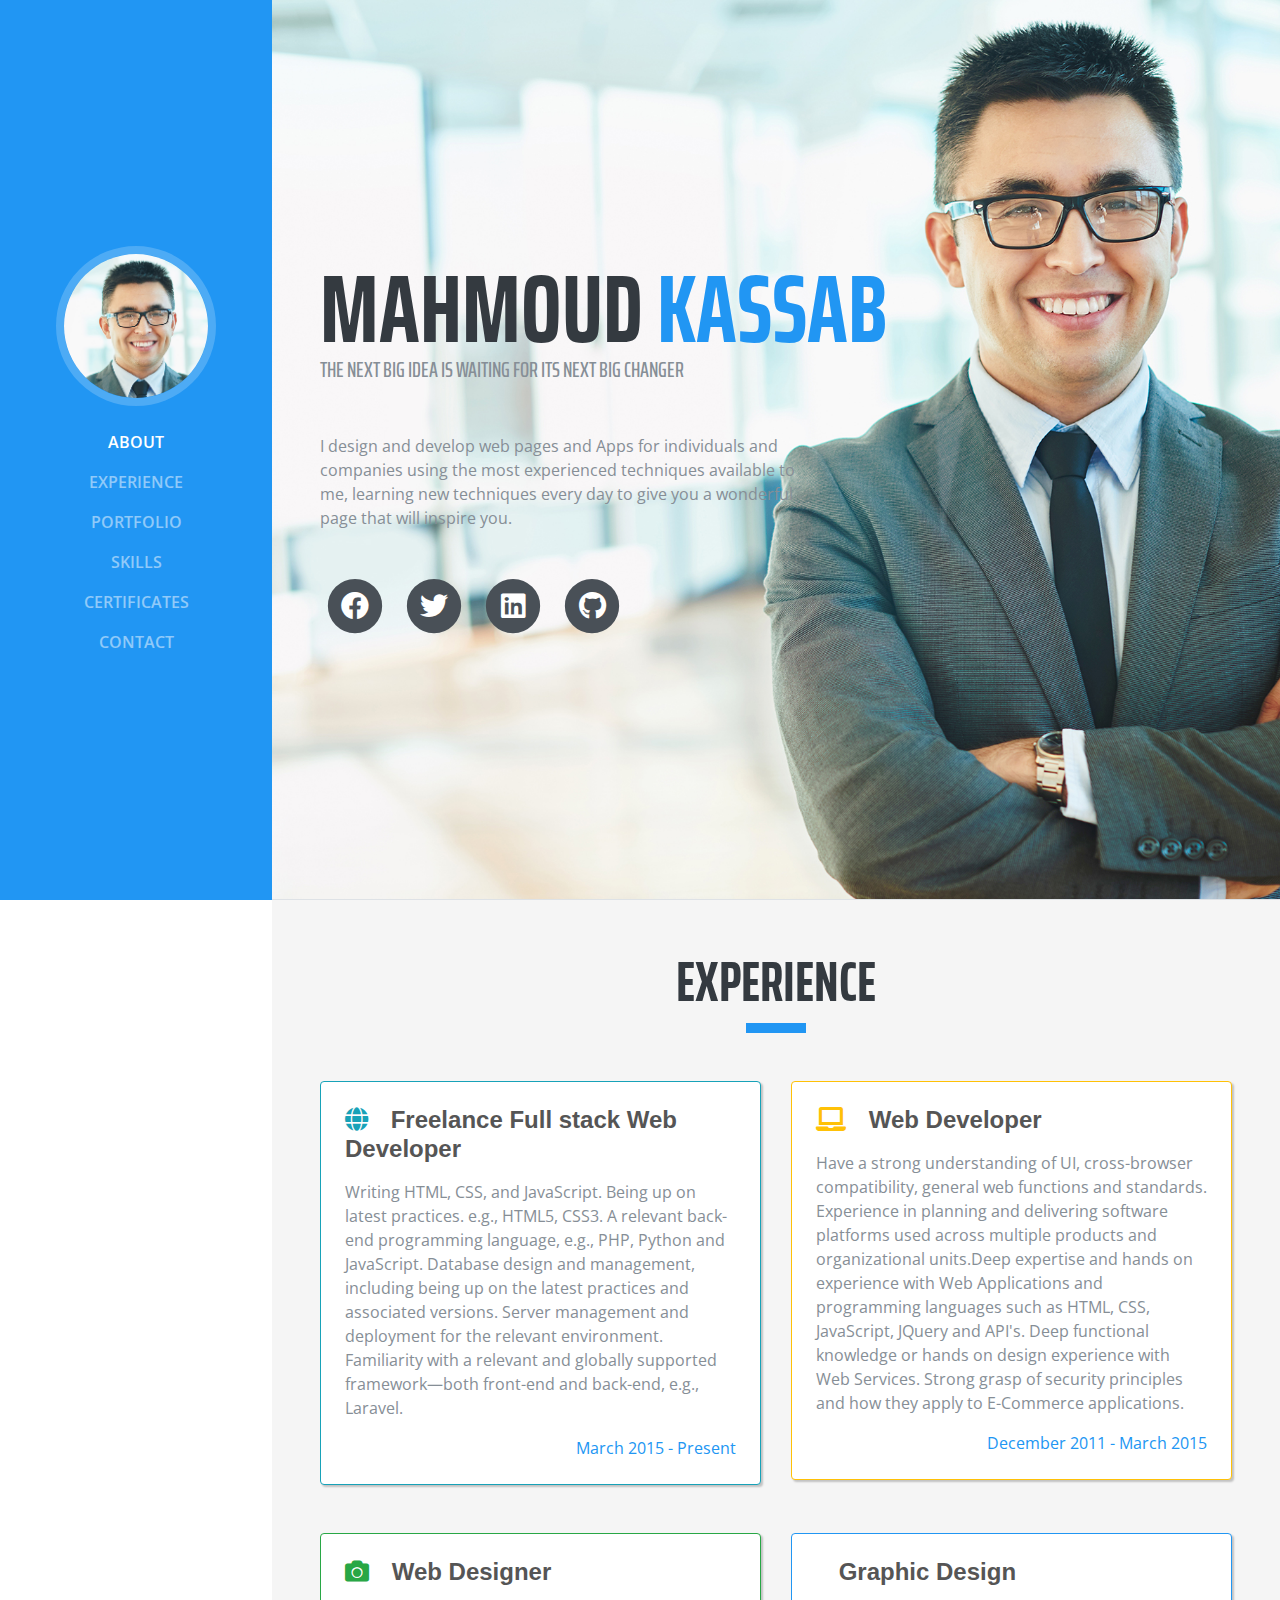
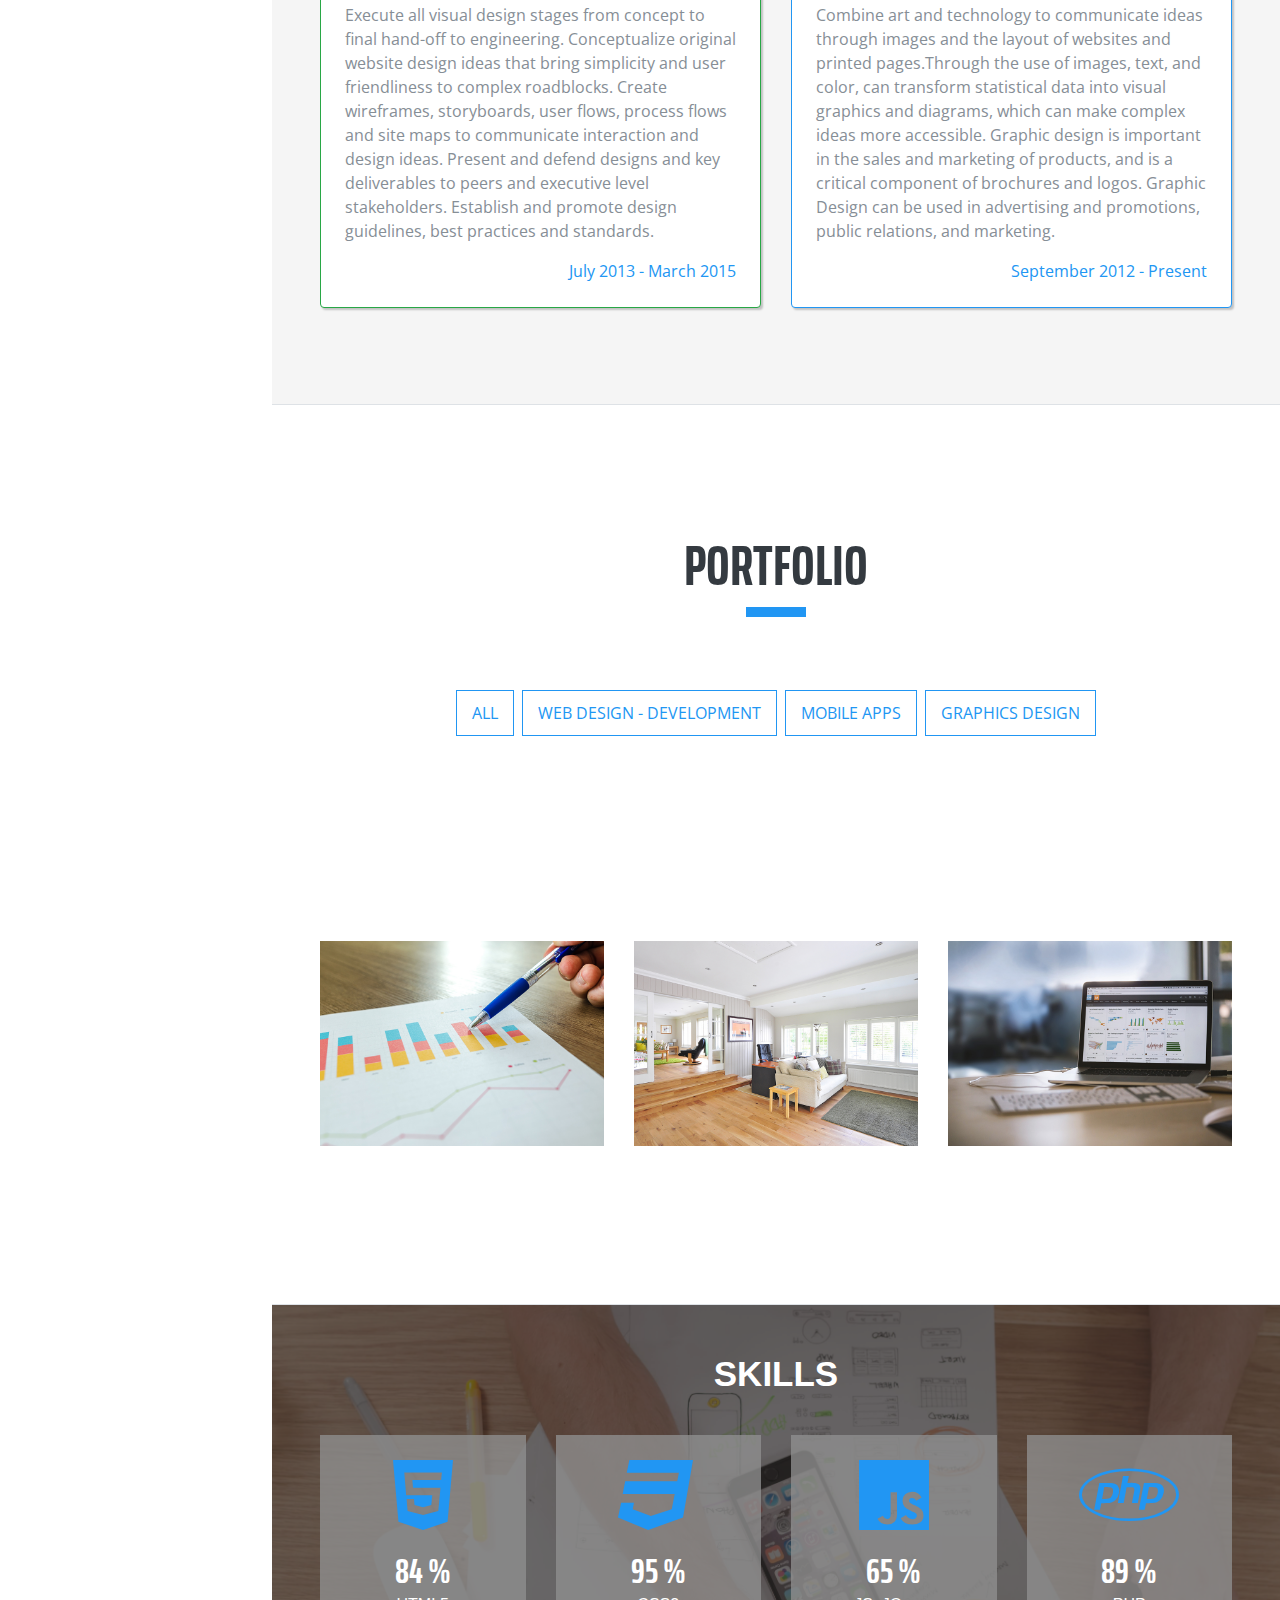
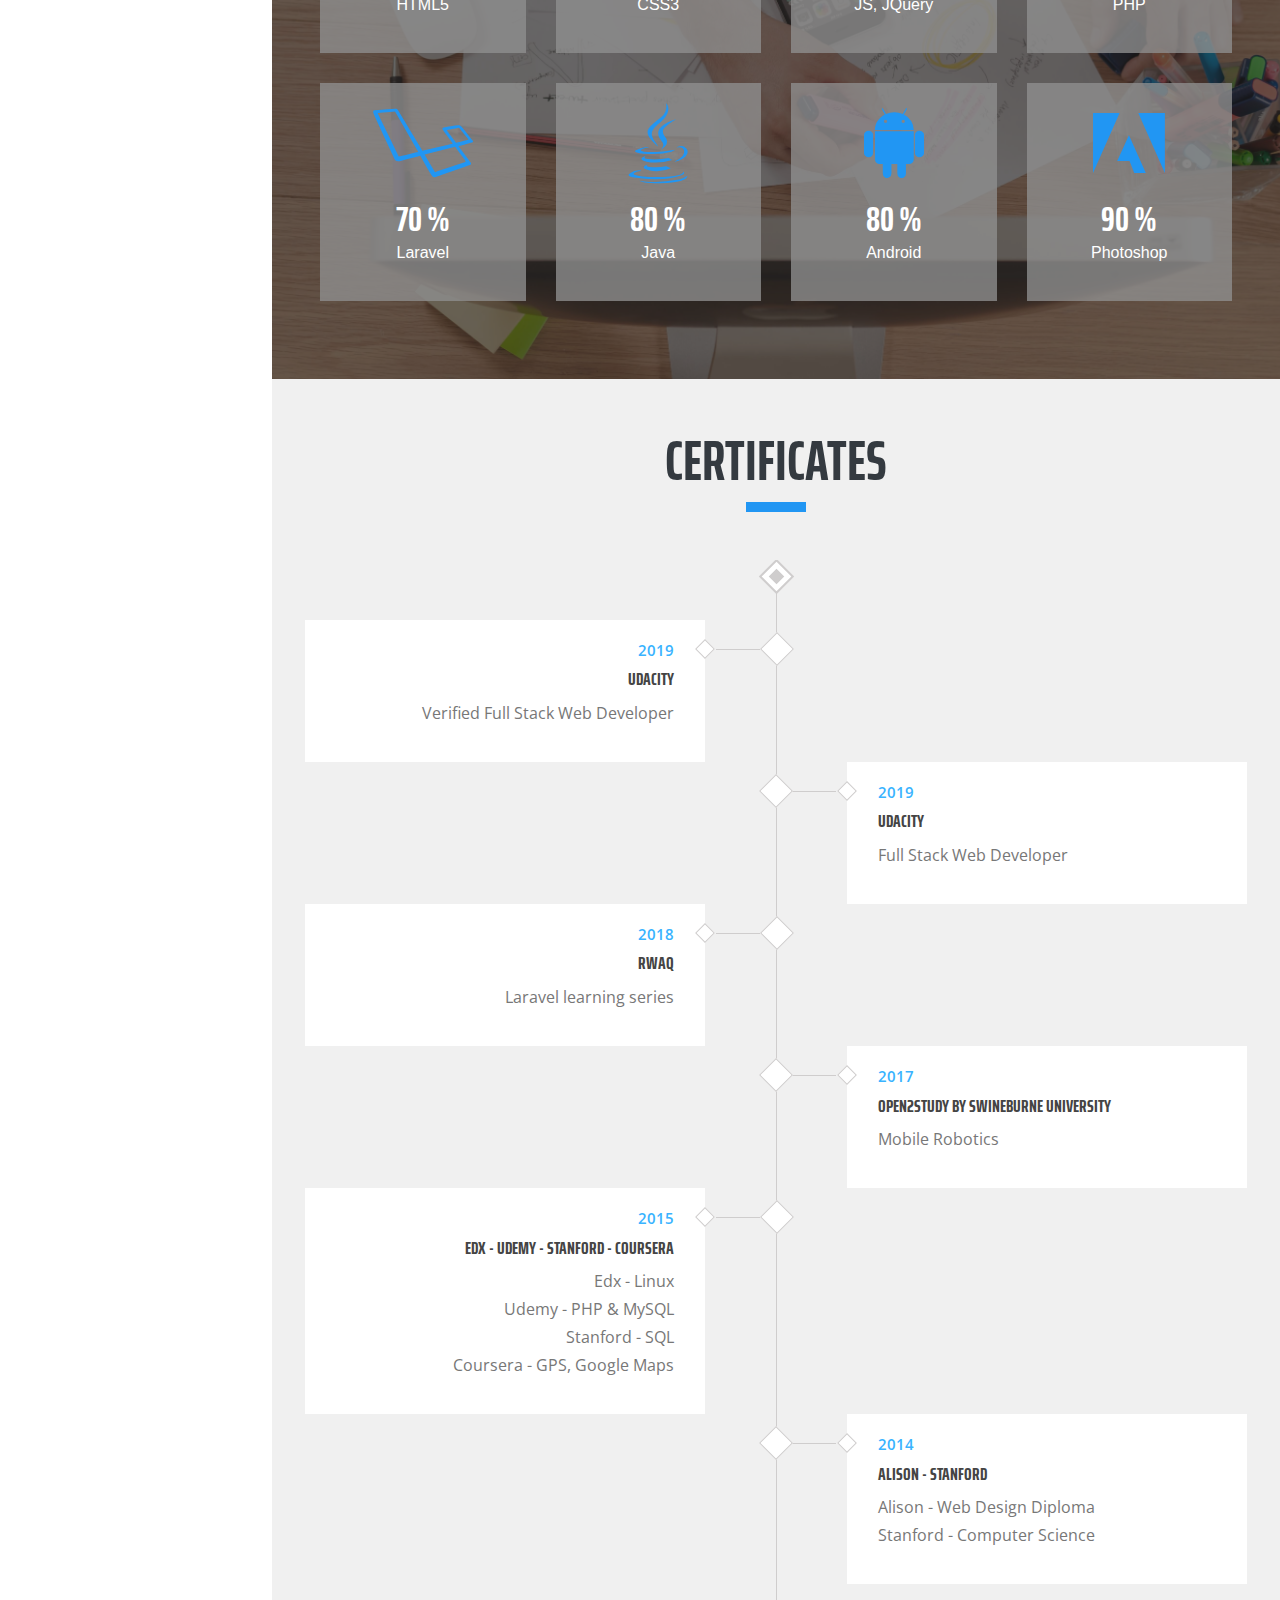
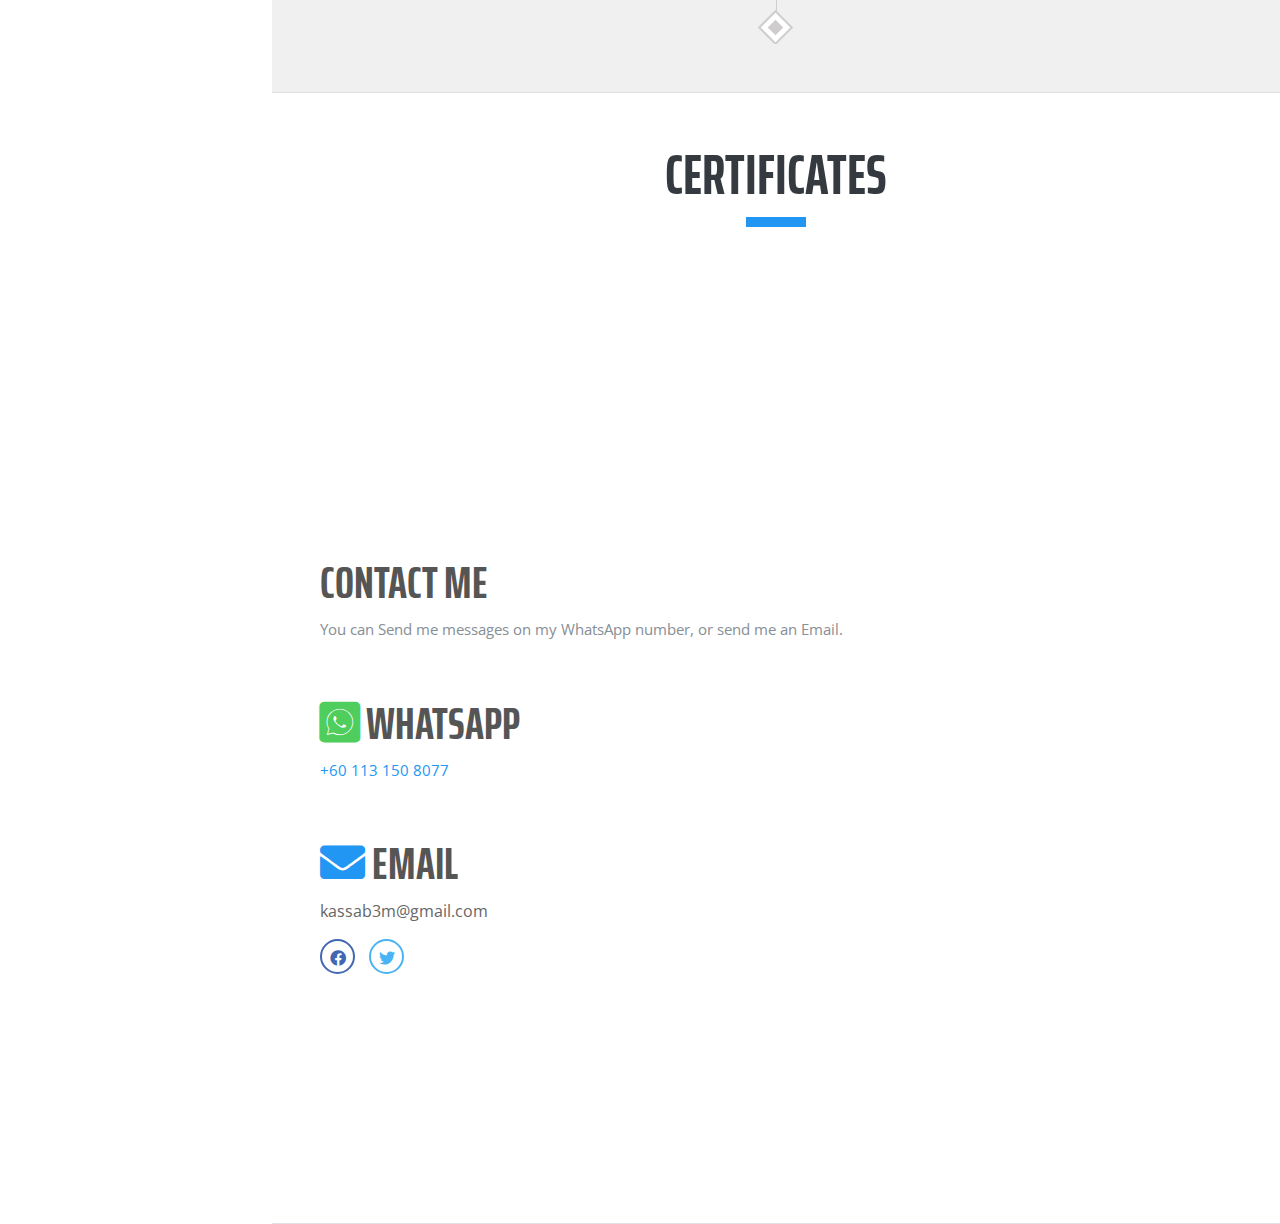
<file: index.html>
<!--
author: Boostraptheme
author URL: https://boostraptheme.com
License: Creative Commons Attribution 4.0 Unported
License URL: https://creativecommons.org/licenses/by/4.0/
-->

<!DOCTYPE html>
<html lang="en">

<head>
    <meta charset="utf-8">
    <meta name="viewport" content="width=device-width, initial-scale=1, shrink-to-fit=no">
    <meta name="description" content="">
    <meta name="author" content="">

    <link rel="shortcut icon" href="img/favicon.ico">
    <title>Mahmoud Kassab Profile</title>

    <!-- Global stylesheets -->
    <link href="css/bootstrap/bootstrap.min.css" rel="stylesheet">
    <link href="https://fonts.googleapis.com/css?family=Saira+Extra+Condensed:100,200,300,400,500,600,700,800,900" rel="stylesheet">
    <link href="https://fonts.googleapis.com/css?family=Open+Sans:300,300i,400,400i,600,600i,700,700i,800,800i" rel="stylesheet">
    <link href="fontawesome-free/css/all.min.css" rel="stylesheet">
    <link href="css/devicons/css/devicons.min.css" rel="stylesheet">
    <link href="css/simple-line-icons/css/simple-line-icons.css" rel="stylesheet">
    <link href="css/style.css" rel="stylesheet">
</head>

<body id="page-top">

    <nav class="navbar navbar-expand-lg navbar-dark bg-primary fixed-top" id="sideNav">
      <a class="navbar-brand js-scroll-trigger" href="#page-top">
        <span class="d-block d-lg-none  mx-0 px-0"><img src="img/logo-white.png" alt="" class="img-fluid"></span>
        <span class="d-none d-lg-block">
          <img class="img-fluid img-profile rounded-circle mx-auto mb-2" src="img/profile.jpg" alt="">
        </span>
      </a>
        <button class="navbar-toggler" type="button" data-toggle="collapse" data-target="#navbarSupportedContent" aria-controls="navbarSupportedContent" aria-expanded="false" aria-label="Toggle navigation">
            <span class="navbar-toggler-icon"></span>
        </button>
        <div class="collapse navbar-collapse" id="navbarSupportedContent">
            <ul class="navbar-nav">
                <li class="nav-item">
                    <a class="nav-link js-scroll-trigger" href="#about">About</a>
                </li>
                <li class="nav-item">
                    <a class="nav-link js-scroll-trigger" href="#experience">Experience</a>
                </li>
                <li class="nav-item">
                    <a class="nav-link js-scroll-trigger" href="#portfolio">Portfolio</a>
                </li>
                <li class="nav-item">
                    <a class="nav-link js-scroll-trigger" href="#skills">Skills</a>
                </li>
                <li class="nav-item">
                    <a class="nav-link js-scroll-trigger" href="#awards">Certificates</a>
                </li>
                <li class="nav-item">
                    <a class="nav-link js-scroll-trigger" href="#contact">Contact</a>
                </li>
            </ul>
        </div>
    </nav>

    <div class="container-fluid p-0">

    <!--====================================================
                        ABOUT
    ======================================================-->
      <section class="resume-section p-3 p-lg-5 d-flex d-column" id="about">
          <div class="my-auto" >
              <!-- <img src="img/logo-s.png" class="img-fluid mb-3" alt=""> -->
              <h1 class="mb-0">Mahmoud
                <span class="text-primary">Kassab</span>
              </h1>
              <div class="subheading mb-5">THE NEXT BIG IDEA IS WAITING FOR ITS NEXT BIG CHANGER
              </div>
              <p class="mb-5" style="max-width: 500px;" >
                I design and develop web pages and Apps for individuals and companies using the most experienced techniques available to me, learning new techniques every day to give you a wonderful page that will inspire you.</p>
              <ul class="list-inline list-social-icons mb-0">
                  <li class="list-inline-item">
                      <a href="#">
                  <span class="fa-stack fa-lg">
                    <i class="fa fa-circle fa-stack-2x"></i>
                    <i class="fab fa-facebook fa-stack-1x fa-inverse"></i>
                  </span>
                </a>
                  </li>
                  <li class="list-inline-item">
                      <a href="#">
                  <span class="fa-stack fa-lg">
                    <i class="fa fa-circle fa-stack-2x"></i>
                    <i class="fab fa-twitter fa-stack-1x fa-inverse"></i>
                  </span>
                </a>
                  </li>
                  <li class="list-inline-item">
                      <a href="#">
                  <span class="fa-stack fa-lg">
                    <i class="fa fa-circle fa-stack-2x"></i>
                    <i class="fab fa-linkedin fa-stack-1x fa-inverse"></i>
                  </span>
                </a>
                  </li>
                  <li class="list-inline-item">
                      <a href="#">
                  <span class="fa-stack fa-lg">
                    <i class="fa fa-circle fa-stack-2x"></i>
                    <i class="fab fa-github fa-stack-1x fa-inverse"></i>
                  </span>
                </a>
                  </li>
              </ul>
          </div>
      </section>

    <!--====================================================
                        EXPERIENCE
    ======================================================-->
      <section class="resume-section p-3 p-lg-5 " id="experience">
          <div class="row my-auto">
              <div class="col-12">
                <h2 class="  text-center">Experience</h2>
                <div class="mb-5 heading-border"></div>
              </div>
              <div class="resume-item col-md-6 col-sm-12 " >
                <div class="card mx-0 p-4 mb-5" style="border-color: #17a2b8; box-shadow: 2px 2px 2px rgba(0, 0, 0, 0.21);">
                  <div class=" resume-content mr-auto">
                      <h4 class="mb-3"><i class="fa fa-globe mr-3 text-info"></i> Freelance Full stack Web Developer</h4>
                      <p> Writing HTML, CSS, and JavaScript. Being up on latest practices. e.g., HTML5, CSS3. A relevant back-end programming language, e.g., PHP, Python and JavaScript. Database design and management, including being up on the latest practices and associated versions. Server management and deployment for the relevant environment. Familiarity with a relevant and globally supported framework—both front-end and back-end, e.g., Laravel.</p>
                  </div>
                  <div class="resume-date text-md-right">
                      <span class="text-primary">March 2015 - Present</span>
                  </div>
                </div>
              </div>
              <div class="resume-item col-md-6 col-sm-12">
                <div class="card mx-0 p-4 mb-5" style="border-color: #ffc107; box-shadow: 2px 2px 2px rgba(0, 0, 0, 0.21);">
                  <div class="resume-content mr-auto">
                      <h4 class="mb-3"><i class="fa fa-laptop mr-3 text-warning"></i>  Web Developer</h4>
                      <p>Have a strong understanding of UI, cross-browser compatibility, general web functions and standards. Experience in planning and delivering software platforms used across multiple products and organizational units.Deep expertise and hands on experience with Web Applications and programming languages such as HTML, CSS, JavaScript, JQuery and API's. Deep functional knowledge or hands on design experience with Web Services. Strong grasp of security principles and how they apply to E-Commerce applications.</p>
                  </div>
                  <div class="resume-date text-md-right">
                      <span class="text-primary">December 2011 - March 2015</span>
                  </div>
                </div>
              </div>
              <div class="resume-item col-md-6 col-sm-12">
                <div class="card mx-0 p-4 mb-5" style="border-color: #28a745; box-shadow: 2px 2px 2px rgba(0, 0, 0, 0.21);">
                  <div class="resume-content mr-auto">
                      <h4 class="mb-3"><i class="fa fa-camera mr-3 text-success"></i> Web Designer</h4>
                      <p>Execute all visual design stages from concept to final hand-off to engineering. Conceptualize original website design ideas that bring simplicity and user friendliness to complex roadblocks. Create wireframes, storyboards, user flows, process flows and site maps to communicate interaction and design ideas. Present and defend designs and key deliverables to peers and executive level stakeholders. Establish and promote design guidelines, best practices and standards.</p>
                  </div>
                  <div class="resume-date text-md-right">
                      <span class="text-primary">July 2013 - March 2015</span>
                  </div>
                </div>
              </div>
              <div class="resume-item col-md-6 col-sm-12">
                <div class="card mx-0 p-4 mb-5" style="border-color: #2196f3; box-shadow: 2px 2px 2px rgba(0, 0, 0, 0.21);">
                  <div class="resume-content mr-auto">
                      <h4 class="mb-3"><i class="fa fa-area-chart mr-3 text-primary"></i> Graphic Design </h4>
                      <p>Combine art and technology to communicate ideas through images and the layout of websites and printed pages.Through the use of images, text, and color, can transform statistical data into visual graphics and diagrams, which can make complex ideas more accessible. Graphic design is important in the sales and marketing of products, and is a critical component of brochures and logos. Graphic Design can be used in advertising and promotions, public relations, and marketing.</p>
                  </div>
                  <div class="resume-date text-md-right">
                      <span class="text-primary">September 2012 - Present</span>
                  </div>
                </div>
              </div>
          </div>
      </section>

    <!--====================================================
                        PORTFOLIO
    ======================================================-->
      <section class="resume-section p-3 p-lg-5 d-flex flex-column" id="portfolio">
          <div class="row my-auto">
              <div class="col-12">
                <h2 class="  text-center">Portfolio</h2>
                <div class="mb-5 heading-border"></div>
              </div>
              <div class="col-md-12">
                <div class="port-head-cont">
                  <button class="btn btn-general btn-green filter-b" data-filter="all">All</button>
                  <button class="btn btn-general btn-green filter-b" data-filter="web">Web Design - development</button>
                  <button class="btn btn-general btn-green filter-b" data-filter="mobile">Mobile Apps</button>
                  <button class="btn btn-general btn-green filter-b" data-filter="graphic">Graphics Design</button>
                </div>
              </div>
          </div>
          <div class="row my-auto">

            <div class="col-sm-4 portfolio-item filter web">
                  <a class="portfolio-link" href="#portfolioModal4" data-toggle="modal">
                      <div class="caption-port">
                          <div class="caption-port-content">
                              <i class="fa fa-search-plus fa-3x"></i>
                          </div>
                      </div>
                      <img class="img-fluid" src="img/portfolio/p-4.jpg" alt="">
                  </a>
              </div>

              <div class="col-sm-4 portfolio-item filter mobile">
                  <a class="portfolio-link" href="#portfolioModal5" data-toggle="modal">
                      <div class="caption-port">
                          <div class="caption-port-content">
                              <i class="fa fa-search-plus fa-3x"></i>
                          </div>
                      </div>
                      <img class="img-fluid" src="img/portfolio/p-5.jpg" alt="">
                  </a>
              </div>

              <div class="col-sm-4 portfolio-item filter graphic">
                  <a class="portfolio-link" href="#portfolioModal6" data-toggle="modal">
                      <div class="caption-port">
                          <div class="caption-port-content">
                              <i class="fa fa-search-plus fa-3x"></i>
                          </div>
                      </div>
                      <img class="img-fluid" src="img/portfolio/p-6.jpg" alt="">
                  </a>
              </div>

              <!--  -->
          </div>
      </section>

    <!--====================================================
                        SKILLS
    ======================================================-->
      <section class=" d-flex flex-column" id="skills">
         <div class="p-lg-5 p-3 skill-cover">
          <h3 class="text-center text-white">Skills</h3>
          <div class="row text-center my-auto ">
              <div class="col-md-3 col-sm-6">
                  <div class="skill-item">
                      <i class="fab fa-html5 fa-5x"></i>
                      <h2><span class="counter"> 84 </span><span>%</span></h2>
                      <p>HTML5</p>
                  </div>
              </div>
              <div class="col-md-3 col-sm-6">
                  <div class="skill-item">
                      <i class="fab fa-css3 fa-5x"></i>
                      <h2><span class="counter"> 95 </span><span>%</span></h2>
                      <p>CSS3</p>
                  </div>
              </div>
              <div class="col-md-3 col-sm-6">
                  <div class="skill-item">
                      <i class="fab fa-js fa-5x"></i>
                      <h2><span class="counter"> 65 </span><span>%</span></h2>
                      <p>JS, JQuery</p>
                  </div>
              </div>
              <div class="col-md-3 col-sm-6">
                  <div class="skill-item">
                      <i class="fab fa-php fa-5x"></i>
                      <h2><span class="counter"> 89 </span><span>%</span></h2>
                      <p>PHP</p>
                  </div>
              </div>

              <div class="col-md-3 col-sm-6">
                  <div class="skill-item">
                      <i class="fab fa-laravel fa-5x"></i>
                      <h2><span class="counter"> 70 </span><span>%</span></h2>
                      <p>Laravel</p>
                  </div>
              </div>

              <div class="col-md-3 col-sm-6">
                  <div class="skill-item">
                      <i class="fab fa-java fa-5x"></i>
                      <h2><span class="counter"> 80 </span><span>%</span></h2>
                      <p>Java</p>
                  </div>
              </div>

              <div class="col-md-3 col-sm-6">
                  <div class="skill-item">
                      <i class="fab fa-android fa-5x"></i>
                      <h2><span class="counter"> 80 </span><span>%</span></h2>
                      <p>Android</p>
                  </div>
              </div>

              <div class="col-md-3 col-sm-6">
                  <div class="skill-item">
                      <i class="fab fa-adobe fa-5x"></i>
                      <h2><span class="counter"> 90 </span><span>%</span></h2>
                      <p>Photoshop</p>
                  </div>
              </div>

          </div>
         </div>
      </section>

    <!--====================================================
                           AWARDS
    ======================================================-->
      <section class="resume-section p-3 p-lg-5 d-flex flex-column" id="awards">
          <div class="row my-auto">
              <div class="col-12">
                <h2 class="  text-center">Certificates</h2>
                <div class="mb-5 heading-border"></div>
              </div>
              <div class="main-award col-12" id="award-box">
                  <!--  -->
                      <div class="award">
                        <div class="award-icon"></div>
                        <a href="certificates.html" >
                          <div class="award-content">
                              <span class="date">2019</span>
                              <h5 class="title">Udacity</h5>
                              <p class="description">
                                Verified Full Stack Web Developer
                              </p>
                          </div>
                        </a>
                      </div>

                      <div class="award">
                        <div class="award-icon"></div>
                        <a href="certificates.html" >
                          <div class="award-content">
                              <span class="date">2019</span>
                              <h5 class="title">Udacity</h5>
                              <p class="description">
                                Full Stack Web Developer
                              </p>
                          </div>
                        </a>
                      </div>

                      <div class="award">
                        <div class="award-icon"></div>
                        <a href="certificates.html" >
                          <div class="award-content">
                              <span class="date">2018</span>
                              <h5 class="title"> Rwaq</h5>
                              <p class="description">
                                Laravel learning series
                              </p>
                          </div>
                        </a>
                      </div>

                      <div class="award">
                        <div class="award-icon"></div>
                        <a href="certificates.html" >
                          <div class="award-content">
                              <span class="date">2017</span>
                              <h5 class="title"> Open2Study by Swineburne university</h5>
                              <p class="description">
                                Mobile Robotics
                              </p>
                          </div>
                        </a>
                      </div>

                      <div class="award">
                        <div class="award-icon"></div>
                        <a href="certificates.html" >
                          <div class="award-content">
                              <span class="date">2015</span>
                              <h5 class="title"> Edx - Udemy - Stanford - Coursera</h5>
                              <p class="description">
                                Edx - Linux <br>
                                Udemy - PHP & MySQL <br>
                                Stanford - SQL <br>
                                Coursera - GPS, Google Maps <br>
                              </p>
                          </div>
                        </a>
                      </div>

                      <div class="award">
                        <div class="award-icon"></div>
                        <a href="certificates.html" >
                          <div class="award-content">
                              <span class="date">2014</span>
                              <h5 class="title"> Alison - Stanford </h5>
                              <p class="description">
                                Alison - Web Design Diploma <br>
                                Stanford - Computer Science
                              </p>
                          </div>
                        </a>
                      </div>


                  <!--  -->
              </div>
          </div>
      </section>

       <!-- =================================== testemonial =============== -->

        <section class="p-3 p-lg-5 d-flex flex-column" >
          <div class="row my-auto">
              <div class="col-12">
                <h2 class="  text-center">Certificates</h2>
                <div class="mb-5 heading-border"></div>
              </div>
              <div class="col-12">


              </div>
      </section>

    <!--====================================================
                          CONTACT
    ======================================================-->
      <section class="resume-section p-3 p-lg-5 d-flex flex-column">
          <div class="row my-auto" id="contact">
            <div class="col-md-12">
              <div class="contact-cont">
                <h3>CONTACT Me</h3>
                <div class="heading-border-light"></div>
                <p>You can Send me messages on my WhatsApp number, or send me an Email.</p>
                <div class="contact-cont2">
                <div class="contact-phone contact-side-desc contact-box-desc">
                  <h3><i class="fab fa-whatsapp-square cl-atlantis" style="color:#4fce5d"></i> WhatsApp</h3>
                  <p><a href="https://api.whatsapp.com/send?phone=+601131508077">+60 113 150 8077</a></p>
                    </div>
                    <div class="contact-mail contact-side-desc contact-box-desc">
                      <h3><i class="fas fa-envelope cl-atlantis"></i> Email</h3>
                    <address class="address-details-f">
                      <a href="mailto:kassab3m@gmail.com" class="">kassab3m@gmail.com</a>
                    </address>
                    <ul class="list-inline social-icon-f top-data">
                      <li><a href="#" target="_empty"><i class="fab top-social fa-facebook" style="color: #4267b2; border-color:#4267b2;"></i></a></li>
                      <li><a href="#" target="_empty"><i class="fab top-social fa-twitter" style="color: #4AB3F4; border-color:#4AB3F4;"></i></a></li>
                    </ul>
                    </div>
                  </div>
              </div>
            </div>
          </div>
      </section>


    </div>

<!--====================================================
                    PORTFOLIO MODALS
======================================================-->

    <div class="portfolio-modal modal fade" id="portfolioModal4" tabindex="-1" role="dialog" aria-hidden="true">
        <div class="modal-dialog" role="document">
            <div class="modal-content">
                <div class="close-modal" data-dismiss="modal">
                    <div class="lr">
                        <div class="rl"></div>
                    </div>
                </div>
                <div class="container">
                <div class="row">
                        <div class="modal-body">
                            <div class="title-bar">
                              <div class="col-md-12">
                                <h2 class="text-center">Our Project</h2>
                                <div class="heading-border"></div>
                              </div>
                            </div>
                            <div class="row">
                              <div class="col-md-6">
                                <img class="img-fluid img-centered" src="img/portfolio/p-4.jpg" alt="">
                              </div>
                              <div class="col-md-6">
                                <p>Our new Project every processes had become fragmented; meaning quality and service were inconsistent. This lack of standardization was adversely impacting operating costs, productivity and customer satisfaction. For several years now Payfast has worked strategically with innovations as a means of developing new solutions, products and services. In line with this vision, Success was approached to find new payments solutions to offer Payfast customers on their website, including open invoice and partial payments options.</p>
                                <ul class="list-inline item-details">
                                    <li>Client:
                                        <strong>
                                          <a href="#">Techs Soft</a>
                                        </strong>
                                    </li>
                                    <li>Date:
                                        <strong>
                                          <a href="#">April 2018</a>
                                        </strong>
                                    </li>
                                    <li>Service:
                                        <strong>
                                          <a href="#">Web Development</a>
                                        </strong>
                                    </li>
                                </ul>
                                <button class="btn btn-general btn-white" type="button" data-dismiss="modal">
                                    <i class="fa fa-times"></i> Close
                                </button>
                              </div>
                          </div>
                        </div>
                </div>
            </div>
            </div>
        </div>
    </div>
    <div class="portfolio-modal modal fade" id="portfolioModal5" tabindex="-1" role="dialog" aria-hidden="true">
        <div class="modal-dialog" role="document">
            <div class="modal-content">
                <div class="close-modal" data-dismiss="modal">
                    <div class="lr">
                        <div class="rl"></div>
                    </div>
                </div>
                <div class="container">
                <div class="row">
                        <div class="modal-body">
                            <div class="title-bar">
                              <div class="col-md-12">
                                <h2 class="text-center">Our Project</h2>
                                <div class="heading-border"></div>
                              </div>
                            </div>
                            <div class="row">
                              <div class="col-md-6">
                                <img class="img-fluid img-centered" src="img/portfolio/p-5.jpg" alt="">
                              </div>
                              <div class="col-md-6">
                                <p>Our new Project every processes had become fragmented; meaning quality and service were inconsistent. This lack of standardization was adversely impacting operating costs, productivity and customer satisfaction. For several years now Payfast has worked strategically with innovations as a means of developing new solutions, products and services. In line with this vision, Success was approached to find new payments solutions to offer Payfast customers on their website, including open invoice and partial payments options.</p>
                                <ul class="list-inline item-details">
                                    <li>Client:
                                        <strong>
                                          <a href="#">Techs Soft</a>
                                        </strong>
                                    </li>
                                    <li>Date:
                                        <strong>
                                          <a href="#">April 2018</a>
                                        </strong>
                                    </li>
                                    <li>Service:
                                        <strong>
                                          <a href="#">Web Development</a>
                                        </strong>
                                    </li>
                                </ul>
                                <button class="btn btn-general btn-white" type="button" data-dismiss="modal">
                                    <i class="fa fa-times"></i> Close
                                </button>
                            </div>
                          </div>
                        </div>
                </div>
            </div>
            </div>
        </div>
    </div>
    <div class="portfolio-modal modal fade" id="portfolioModal6" tabindex="-1" role="dialog" aria-hidden="true">
        <div class="modal-dialog" role="document">
            <div class="modal-content">
                <div class="close-modal" data-dismiss="modal">
                    <div class="lr">
                        <div class="rl"></div>
                    </div>
                </div>
                <div class="container">
                <div class="row">
                        <div class="modal-body">
                            <div class="title-bar">
                              <div class="col-md-12">
                                <h2 class="text-center">Our Project</h2>
                                <div class="heading-border"></div>
                              </div>
                            </div>
                            <div class="row">
                              <div class="col-md-6">
                                <img class="img-fluid img-centered" src="img/portfolio/p-6.jpg" alt="">
                              </div>
                              <div class="col-md-6">
                                <p>Our new Project every processes had become fragmented; meaning quality and service were inconsistent. This lack of standardization was adversely impacting operating costs, productivity and customer satisfaction. For several years now Payfast has worked strategically with innovations as a means of developing new solutions, products and services. In line with this vision, Success was approached to find new payments solutions to offer Payfast customers on their website, including open invoice and partial payments options.</p>
                                <ul class="list-inline item-details">
                                    <li>Client:
                                        <strong>
                                          <a href="#">Techs Soft</a>
                                        </strong>
                                    </li>
                                    <li>Date:
                                        <strong>
                                          <a href="#">April 2018</a>
                                        </strong>
                                    </li>
                                    <li>Service:
                                        <strong>
                                          <a href="#">Web Development</a>
                                        </strong>
                                    </li>
                                </ul>
                                <button class="btn btn-general btn-white" type="button" data-dismiss="modal">
                                    <i class="fa fa-times"></i> Close
                                </button>
                            </div>
                          </div>
                        </div>
                </div>
            </div>
            </div>
        </div>
    </div>


    <!-- Global javascript -->
    <script src="js/jquery/jquery.min.js"></script>
    <script src="js/bootstrap/bootstrap.bundle.min.js"></script>
    <script src="js/jquery-easing/jquery.easing.min.js"></script>
    <script src="js/counter/jquery.waypoints.min.js"></script>
    <script src="js/counter/jquery.counterup.min.js"></script>
    <script src="js/custom.js"></script>
    <script>
        $(document).ready(function(){

        $(".filter-b").click(function(){
            var value = $(this).attr('data-filter');
            if(value == "all")
            {
                $('.filter').show('1000');
            }
            else
            {
                $(".filter").not('.'+value).hide('3000');
                $('.filter').filter('.'+value).show('3000');
            }
        });

        if ($(".filter-b").removeClass("active")) {
          $(this).removeClass("active");
        }
        $(this).addClass("active");
        });

        // SKILLS
        $(function () {
            $('.counter').counterUp({
                delay: 10,
                time: 2000
            });

        });
    </script>
</body>

</html>
</file>
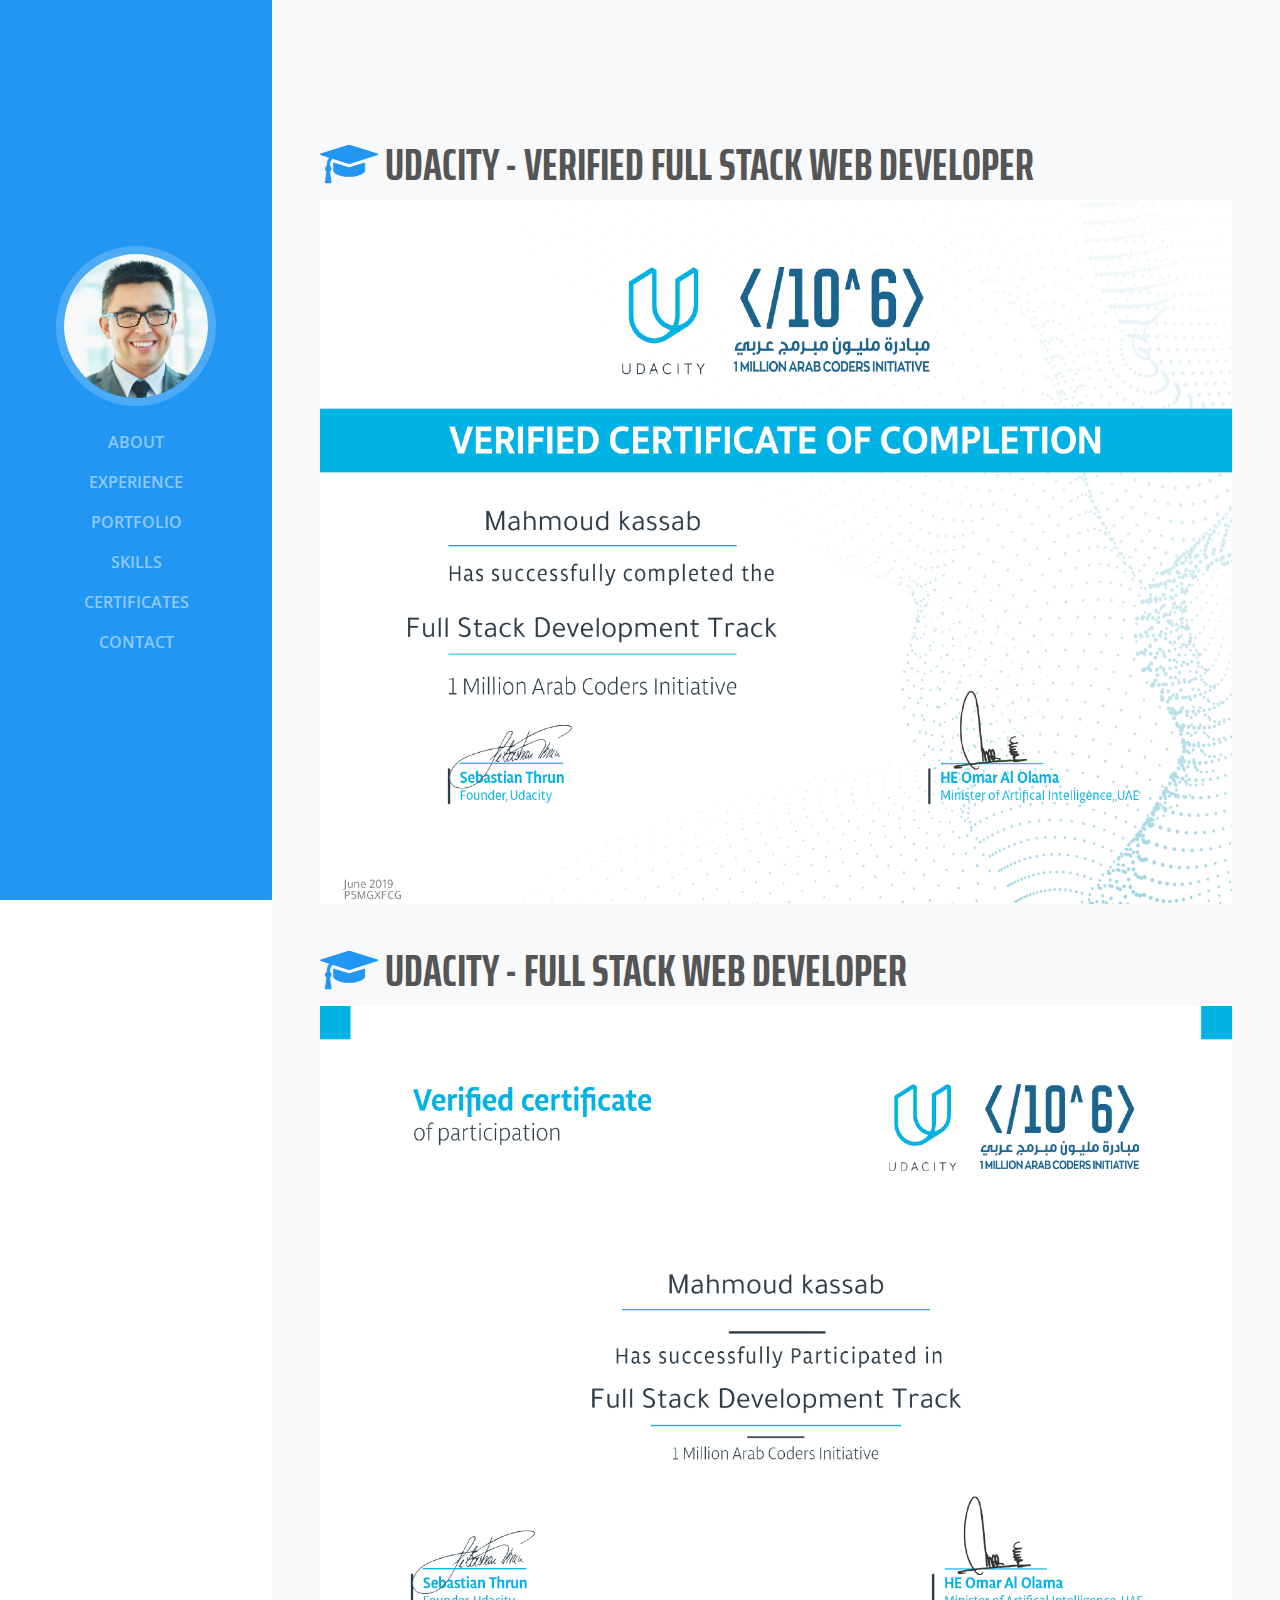
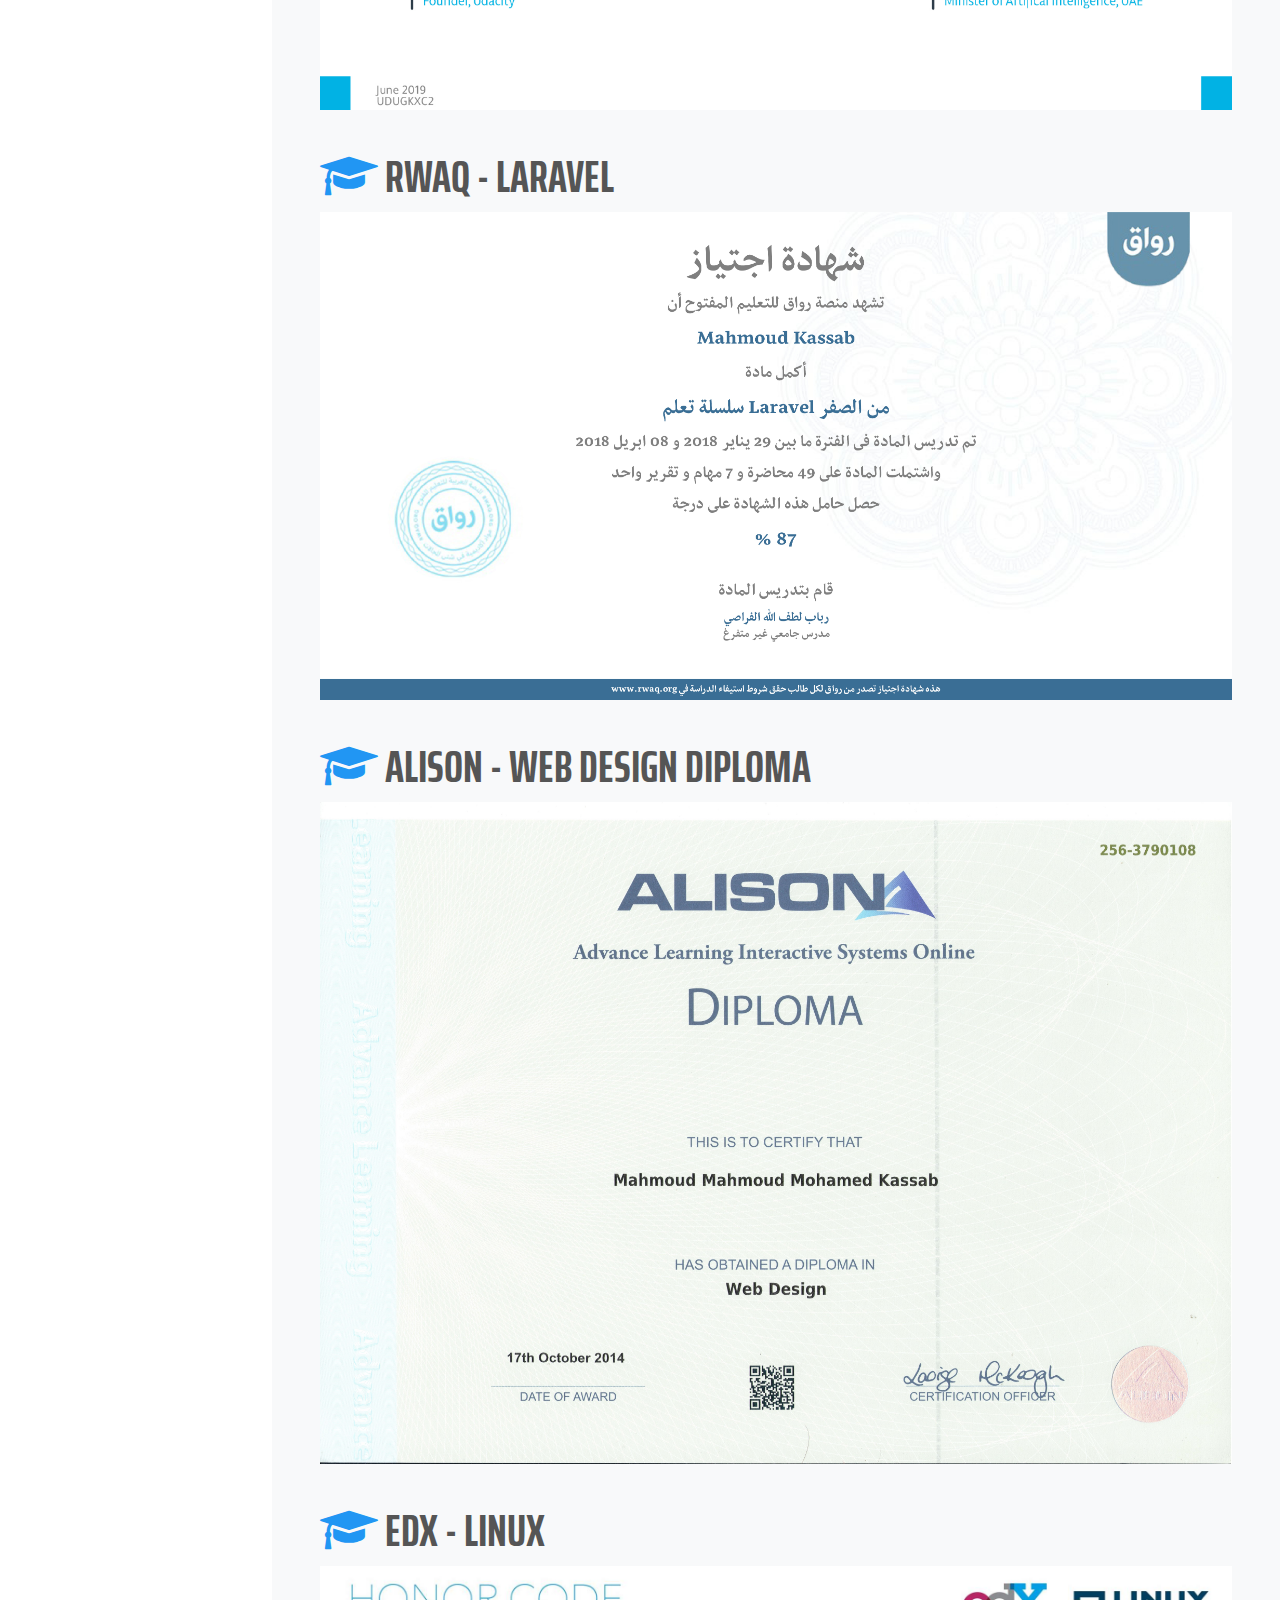
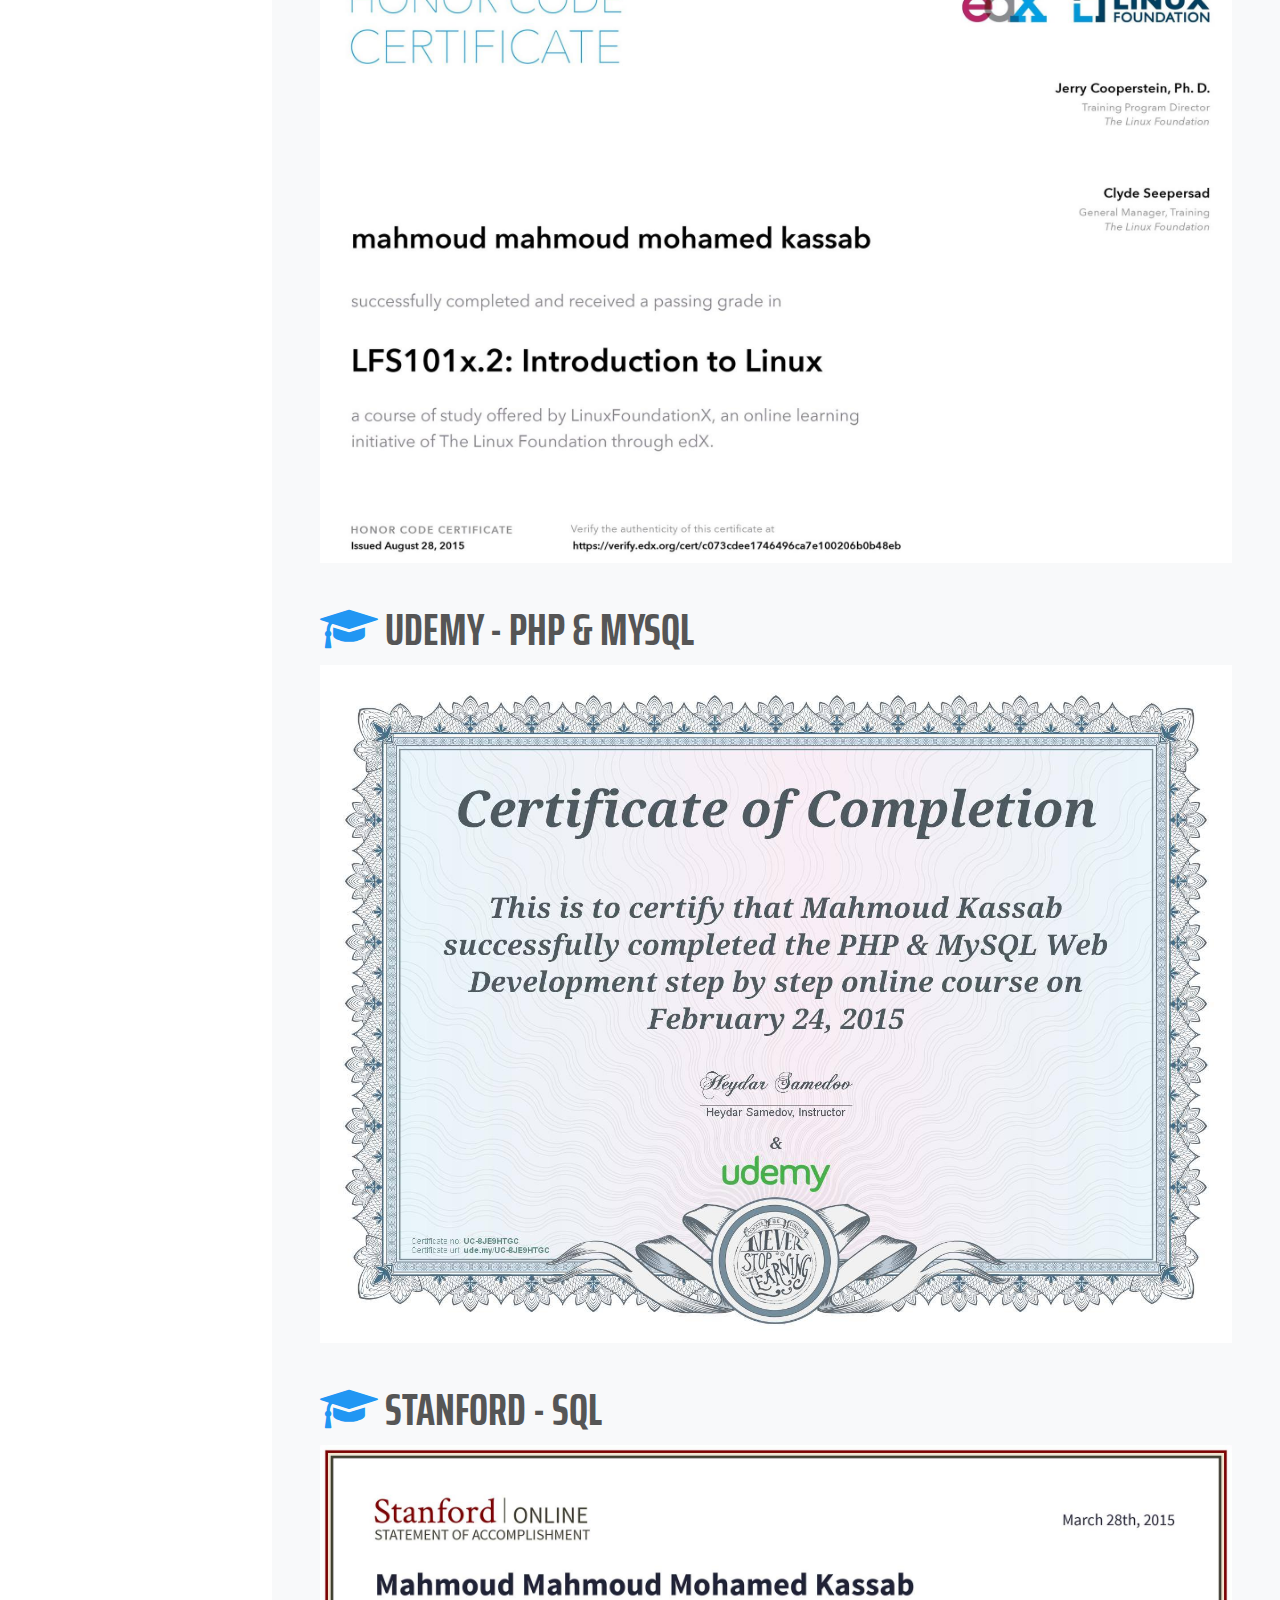
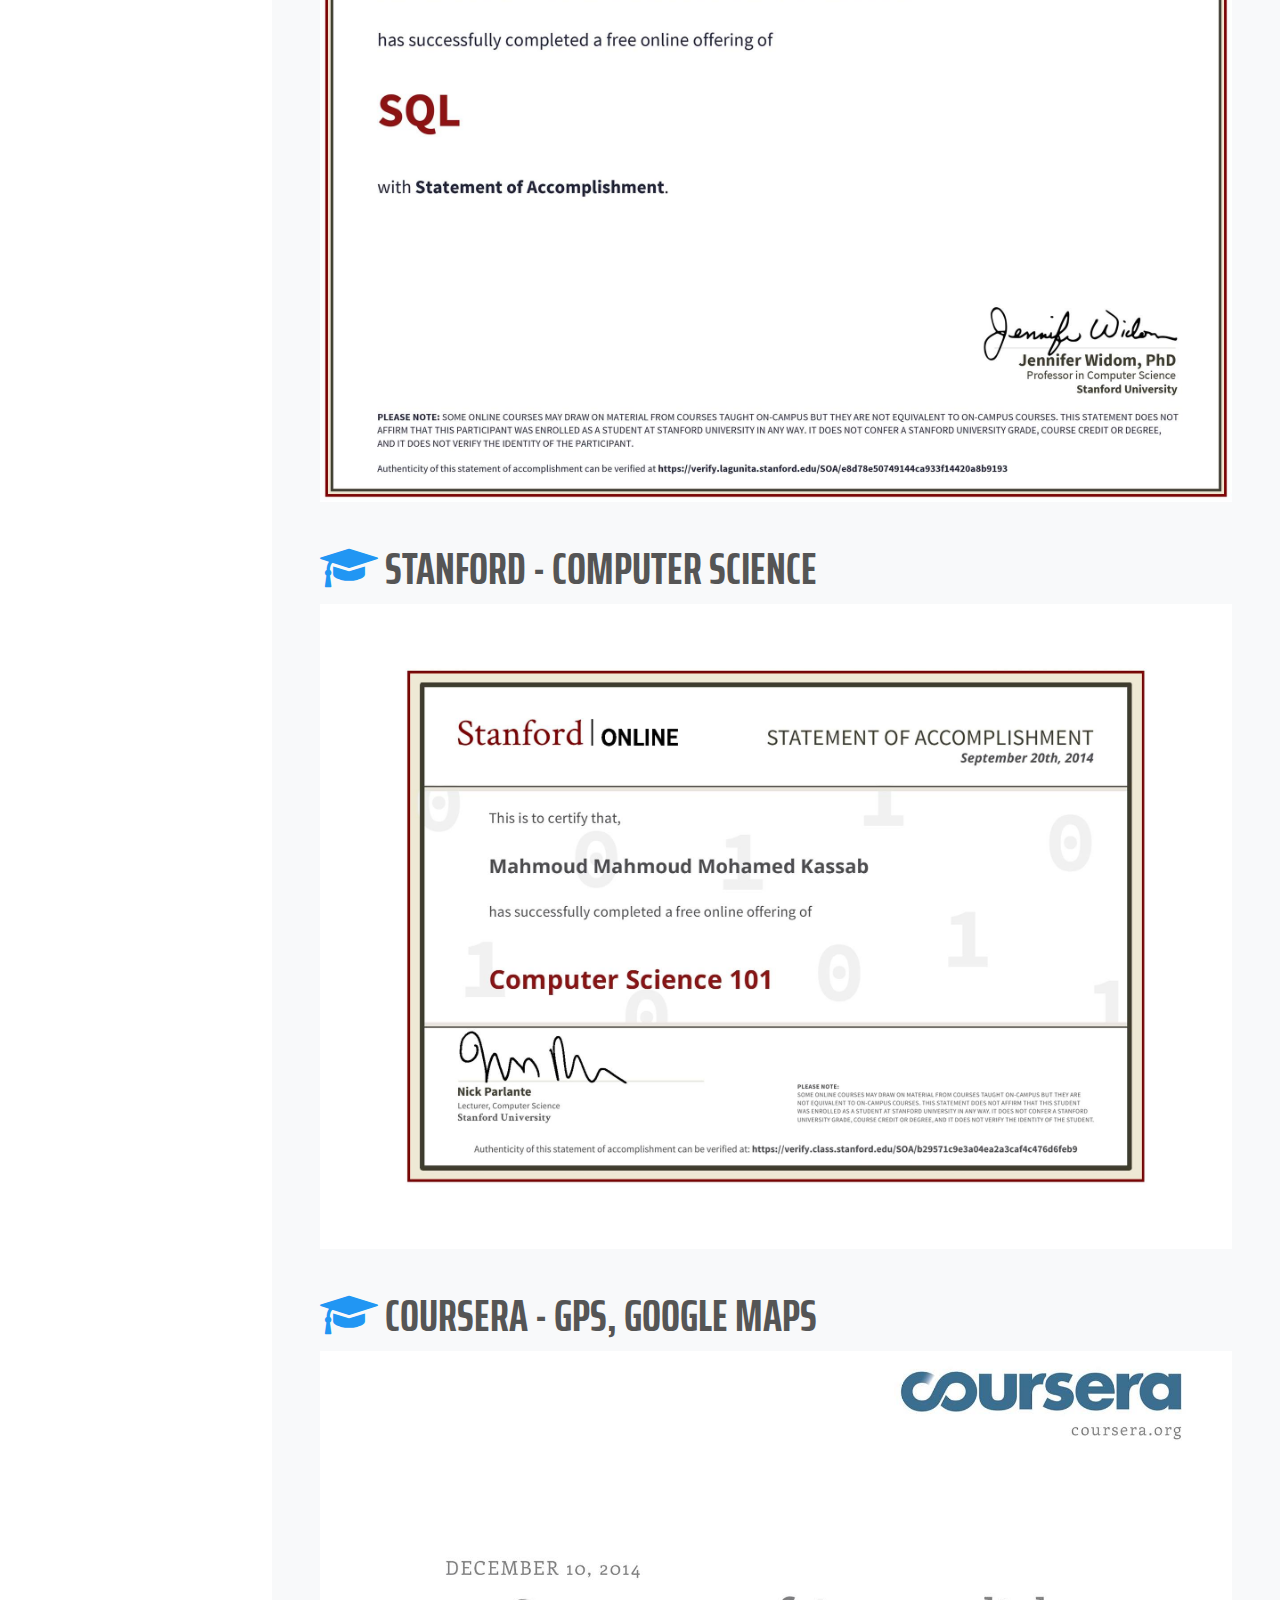
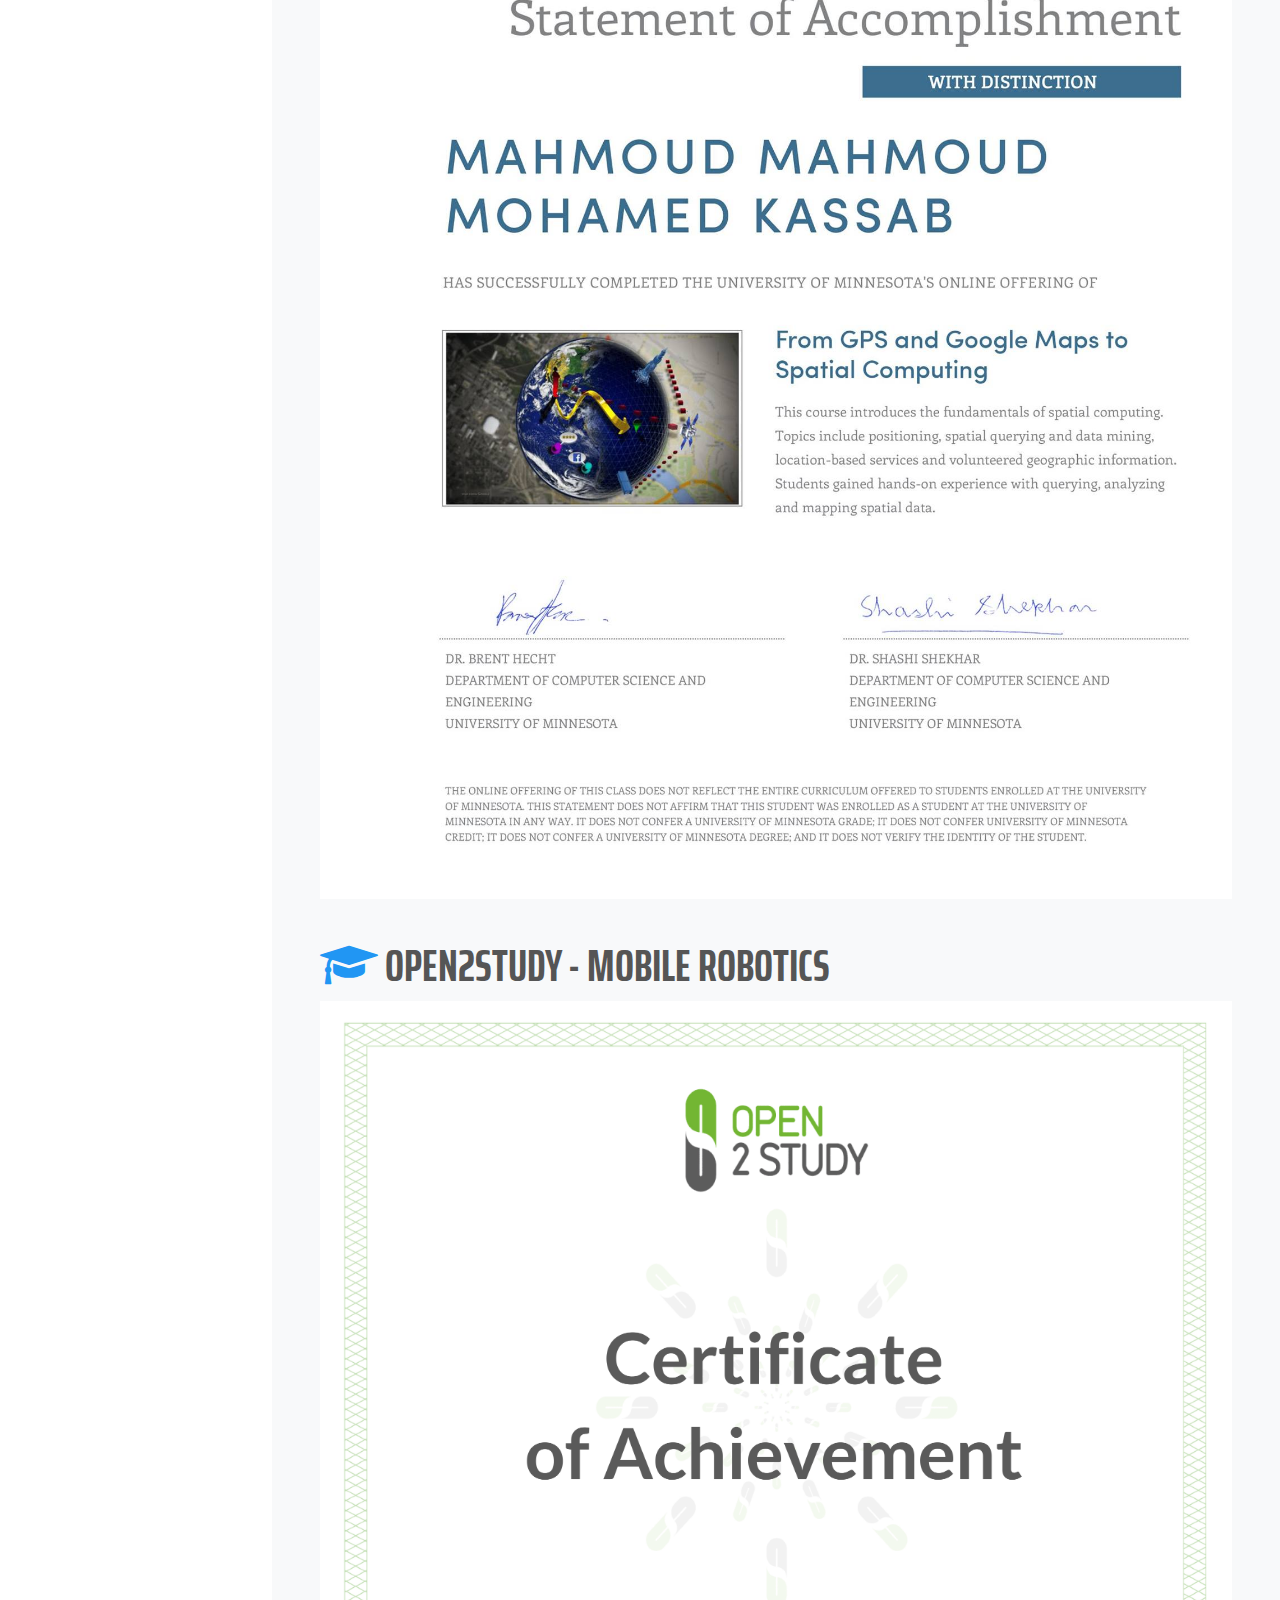
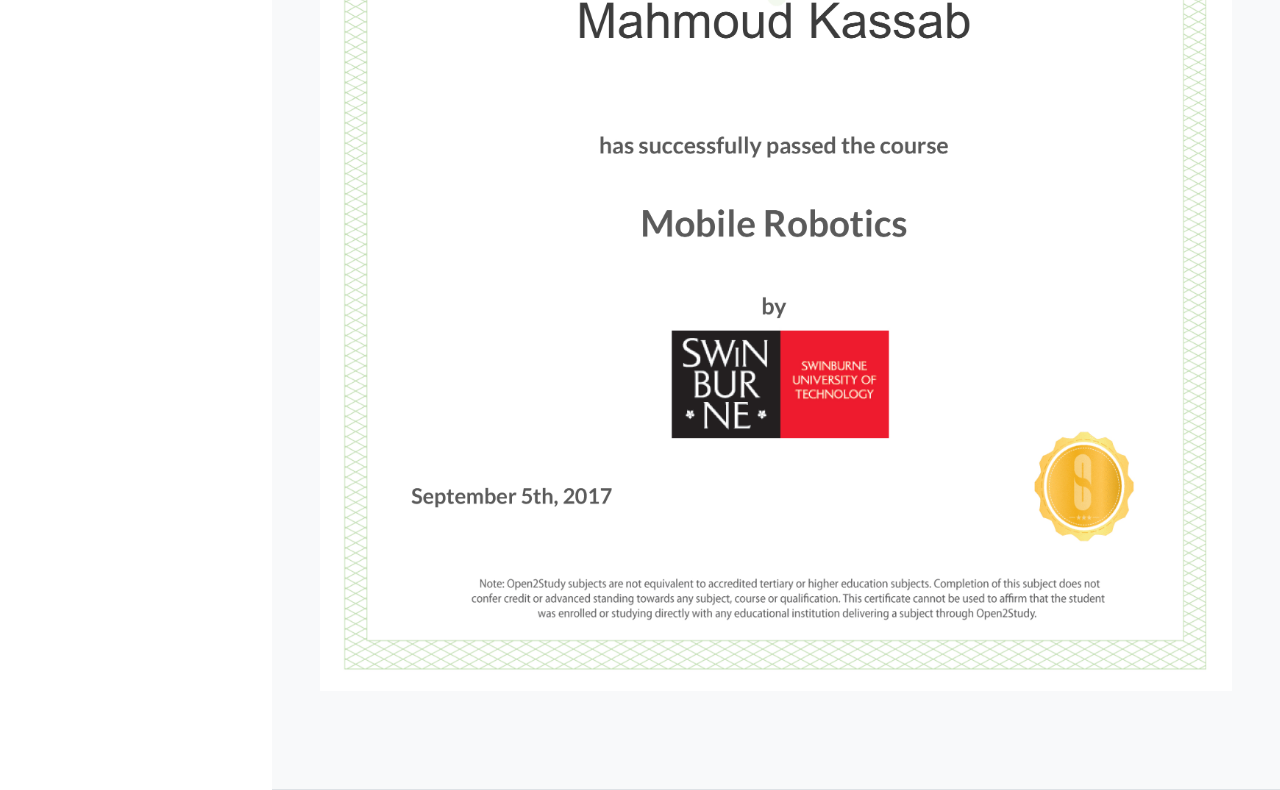
<file: certificates.html>
<!--
author: Boostraptheme
author URL: https://boostraptheme.com
License: Creative Commons Attribution 4.0 Unported
License URL: https://creativecommons.org/licenses/by/4.0/
-->

<!DOCTYPE html>
<html lang="en">

<head>
    <meta charset="utf-8">
    <meta name="viewport" content="width=device-width, initial-scale=1, shrink-to-fit=no">
    <meta name="description" content="">
    <meta name="author" content="">

    <link rel="shortcut icon" href="img/favicon.ico">
    <title>Mahmoud Kassab Profile</title>

    <!-- Global stylesheets -->
    <link href="css/bootstrap/bootstrap.min.css" rel="stylesheet">
    <link href="https://fonts.googleapis.com/css?family=Saira+Extra+Condensed:100,200,300,400,500,600,700,800,900" rel="stylesheet">
    <link href="https://fonts.googleapis.com/css?family=Open+Sans:300,300i,400,400i,600,600i,700,700i,800,800i" rel="stylesheet">
    <link href="font-awesome/css/font-awesome.min.css" rel="stylesheet">
    <link href="css/devicons/css/devicons.min.css" rel="stylesheet">
    <link href="css/simple-line-icons/css/simple-line-icons.css" rel="stylesheet">
    <link href="css/style.css" rel="stylesheet">
</head>

<body id="page-top">
    
    <nav class="navbar navbar-expand-lg navbar-dark bg-primary fixed-top" id="sideNav">
      <a class="navbar-brand js-scroll-trigger" href="#page-top">
        <span class="d-block d-lg-none  mx-0 px-0"><img src="img/logo-white.png" alt="" class="img-fluid"></span>
        <span class="d-none d-lg-block">
          <img class="img-fluid img-profile rounded-circle mx-auto mb-2" src="img/profile.jpg" alt="">
        </span>
      </a>
        <button class="navbar-toggler" type="button" data-toggle="collapse" data-target="#navbarSupportedContent" aria-controls="navbarSupportedContent" aria-expanded="false" aria-label="Toggle navigation">
            <span class="navbar-toggler-icon"></span>
        </button>
        <div class="collapse navbar-collapse" id="navbarSupportedContent">
            <ul class="navbar-nav">
                <li class="nav-item">
                    <a class="nav-link js-scroll-trigger" href="https://3mkassab.github.io/#about">About</a>
                </li>
                <li class="nav-item">
                    <a class="nav-link js-scroll-trigger" href="https://3mkassab.github.io/#experience">Experience</a>
                </li>
                <li class="nav-item">
                    <a class="nav-link js-scroll-trigger" href="https://3mkassab.github.io/#portfolio">Portfolio</a>
                </li>
                <li class="nav-item">
                    <a class="nav-link js-scroll-trigger" href="https://3mkassab.github.io/#skills">Skills</a>
                </li>
                <li class="nav-item">
                    <a class="nav-link js-scroll-trigger" href="#">Certificates</a>
                </li>
                <li class="nav-item">
                    <a class="nav-link js-scroll-trigger" href="https://3mkassab.github.io/#contact">Contact</a>
                </li>
            </ul>
        </div>
    </nav>

    <div class="container-fluid p-0">



    <!--====================================================
                          CONTACT
    ======================================================-->       
      <section class="resume-section p-3 p-lg-5 d-flex flex-column" style=" background-color: #F8F9FA;">
          <div class="row my-auto" id="contact"> 
            <div class="col-md-12">
              <div class="contact-cont">
                <div class="contact-cont2">
                  
                  <div class="contact-phone contact-side-desc contact-box-desc cert-div">
                    <h3><i class="fa fa-graduation-cap"></i> Udacity - Verified Full Stack Web Developer</h3>
                    <img class="img-fluid img-centered" src="img/cert/2019-2.jpg" alt="">
                  </div>

                  <div class="contact-phone contact-side-desc contact-box-desc cert-div">
                    <h3><i class="fa fa-graduation-cap"></i> Udacity - Full Stack Web Developer</h3>
                    <img class="img-fluid img-centered" src="img/cert/2019-1.jpg" alt="">
                  </div>

                  <div class="contact-phone contact-side-desc contact-box-desc cert-div">
                    <h3><i class="fa fa-graduation-cap"></i> Rwaq - Laravel</h3>
                    <img class="img-fluid img-centered" src="img/cert/2018-1.jpg" alt="">
                  </div>

                  <div class="contact-phone contact-side-desc contact-box-desc cert-div">
                    <h3><i class="fa fa-graduation-cap"></i> Alison - Web Design Diploma</h3>
                    <img class="img-fluid img-centered" src="img/cert/2014-1.jpg" alt="">
                  </div>

                  <div class="contact-phone contact-side-desc contact-box-desc cert-div">
                    <h3><i class="fa fa-graduation-cap"></i> Edx - Linux</h3>
                    <img class="img-fluid img-centered" src="img/cert/2015-3.jpg" alt="">
                  </div>

                  <div class="contact-phone contact-side-desc contact-box-desc cert-div">
                    <h3><i class="fa fa-graduation-cap"></i> Udemy - PHP & MySQL</h3>
                    <img class="img-fluid img-centered" src="img/cert/2015-2.jpg" alt="">
                  </div>

                  <div class="contact-phone contact-side-desc contact-box-desc cert-div">
                    <h3><i class="fa fa-graduation-cap"></i> Stanford - SQL</h3>
                    <img class="img-fluid img-centered" src="img/cert/2015-1.jpg" alt="">
                  </div>

                  <div class="contact-phone contact-side-desc contact-box-desc cert-div">
                    <h3><i class="fa fa-graduation-cap"></i> Stanford - Computer Science</h3>
                    <img class="img-fluid img-centered" src="img/cert/2014-3.jpg" alt="">
                  </div>

                  <div class="contact-phone contact-side-desc contact-box-desc cert-div">
                    <h3><i class="fa fa-graduation-cap"></i> Coursera - GPS, Google Maps</h3>
                    <img class="img-fluid img-centered" src="img/cert/2014-2.jpg" alt="">
                  </div>

                  <div class="contact-phone contact-side-desc contact-box-desc cert-div">
                    <h3><i class="fa fa-graduation-cap"></i> Open2Study - Mobile Robotics</h3>
                    <img class="img-fluid img-centered" src="img/cert/2017-1.jpg" alt="">
                  </div>

                </div>
              </div>
            </div>
          </div>
      </section>


    </div>

<!--====================================================
                    PORTFOLIO MODALS
======================================================-->
    <div class="portfolio-modal modal fade" id="portfolioModa00" tabindex="-1" role="dialog" aria-hidden="true">
        <div class="modal-dialog" role="document">
            <div class="modal-content"  style="padding: 0">
                <div class="close-modal" data-dismiss="modal">
                    <div class="lr">
                        <div class="rl"></div>
                    </div>
                </div>
                <div class="row">
                        <div class="modal-body">
                              <div class="col-md-12">
                                <img class="img-fluid img-centered" src="img/portfolio/p-2.jpg">
                                <button class="btn btn-general btn-white" type="button" data-dismiss="modal">
                                      <i class="fa fa-times"></i> Close
                                  </button>
                                
                              </div>
                        </div>
                </div>
            </div>
        </div>
    </div>
    <div class="portfolio-modal modal fade" id="portfolioModal1" tabindex="-1" role="dialog" aria-hidden="true" >
      <div class="modal-dialog" role="document">
          <div class="modal-content">
              <div class="close-modal" data-dismiss="modal">
                  <div class="lr">
                      <div class="rl"></div>
                  </div>
              </div>
              <div class="container">
                  <div class="row">
                          <div class="modal-body">
                              <div class="title-bar">
                                <div class="col-md-12">
                                  <h2 class="text-center">Our Project</h2>
                                  <div class="heading-border"></div>
                                </div>
                              </div>
                              <div class="row">
                                <div class="col-md-6">
                                  <img class="img-fluid img-centered" src="img/portfolio/p-1.jpg" alt="">
                                </div>
                                <div class="col-md-6">
                                  <p>Our new Project every processes had become fragmented; meaning quality and service were inconsistent. This lack of standardization was adversely impacting operating costs, productivity and customer satisfaction. For several years now Payfast has worked strategically with innovations as a means of developing new solutions, products and services. In line with this vision, Success was approached to find new payments solutions to offer Payfast customers on their website, including open invoice and partial payments options.</p>
                                  <ul class="list-inline item-details">
                                      <li>Client:
                                          <strong>
                                            <a href="#">Techs Soft</a>
                                          </strong>
                                      </li>
                                      <li>Date:
                                          <strong>
                                            <a href="#">April 2018</a>
                                          </strong>
                                      </li>
                                      <li>Service:
                                          <strong>
                                            <a href="#">Web Development</a>
                                          </strong>
                                      </li>
                                  </ul>
                                  <button class="btn btn-general btn-white" type="button" data-dismiss="modal">
                                      <i class="fa fa-times"></i> Close
                                  </button>
                              </div>
                            </div>
                          </div>
                  </div>
              </div>
          </div>
      </div>
    </div>
    <div class="portfolio-modal modal fade" id="portfolioModal2" tabindex="-1" role="dialog" aria-hidden="true">
        <div class="modal-dialog" role="document">
            <div class="modal-content">
                <div class="close-modal" data-dismiss="modal">
                    <div class="lr">
                        <div class="rl"></div>
                    </div>
                </div>
                <div class="container">
                <div class="row">
                        <div class="modal-body">
                            <div class="title-bar">
                              <div class="col-md-12">
                                <h2 class="text-center">Our Project</h2>
                                <div class="heading-border"></div>
                              </div>
                            </div>
                            <div class="row">
                              <div class="col-md-6">
                                <img class="img-fluid img-centered" src="img/portfolio/p-2.jpg" alt="">
                              </div>
                              <div class="col-md-6">
                                <p>Our new Project every processes had become fragmented; meaning quality and service were inconsistent. This lack of standardization was adversely impacting operating costs, productivity and customer satisfaction. For several years now Payfast has worked strategically with innovations as a means of developing new solutions, products and services. In line with this vision, Success was approached to find new payments solutions to offer Payfast customers on their website, including open invoice and partial payments options.</p>
                                <ul class="list-inline item-details">
                                    <li>Client:
                                        <strong>
                                          <a href="#">Techs Soft</a>
                                        </strong>
                                    </li>
                                    <li>Date:
                                        <strong>
                                          <a href="#">April 2018</a>
                                        </strong>
                                    </li>
                                    <li>Service:
                                        <strong>
                                          <a href="#">Web Development</a>
                                        </strong>
                                    </li>
                                </ul>
                                <button class="btn btn-general btn-white" type="button" data-dismiss="modal">
                                    <i class="fa fa-times"></i> Close
                                </button>
                            </div>
                          </div>
                        </div>
                </div>
            </div>
            </div>
        </div>
    </div>
    <div class="portfolio-modal modal fade" id="portfolioModal3" tabindex="-1" role="dialog" aria-hidden="true">
        <div class="modal-dialog" role="document">
            <div class="modal-content">
                <div class="close-modal" data-dismiss="modal">
                    <div class="lr">
                        <div class="rl"></div>
                    </div>
                </div>
                <div class="container">
                <div class="row">
                        <div class="modal-body">
                            <div class="title-bar">
                              <div class="col-md-12">
                                <h2 class="text-center">Our Project</h2>
                                <div class="heading-border"></div>
                              </div>
                            </div>
                            <div class="row">
                              <div class="col-md-6">
                                <img class="img-fluid img-centered" src="img/portfolio/p-3.jpg" alt="">
                              </div>
                              <div class="col-md-6">
                                <p>Our new Project every processes had become fragmented; meaning quality and service were inconsistent. This lack of standardization was adversely impacting operating costs, productivity and customer satisfaction. For several years now Payfast has worked strategically with innovations as a means of developing new solutions, products and services. In line with this vision, Success was approached to find new payments solutions to offer Payfast customers on their website, including open invoice and partial payments options.</p>
                                <ul class="list-inline item-details">
                                    <li>Client:
                                        <strong>
                                          <a href="#">Techs Soft</a>
                                        </strong>
                                    </li>
                                    <li>Date:
                                        <strong>
                                          <a href="#">April 2018</a>
                                        </strong>
                                    </li>
                                    <li>Service:
                                        <strong>
                                          <a href="#">Web Development</a>
                                        </strong>
                                    </li>
                                </ul>
                                <button class="btn btn-general btn-white" type="button" data-dismiss="modal">
                                    <i class="fa fa-times"></i> Close
                                </button>
                              </div>
                          </div>
                        </div>
                </div>
            </div>
            </div>
        </div>
    </div>
    <div class="portfolio-modal modal fade" id="portfolioModal4" tabindex="-1" role="dialog" aria-hidden="true">
        <div class="modal-dialog" role="document">
            <div class="modal-content">
                <div class="close-modal" data-dismiss="modal">
                    <div class="lr">
                        <div class="rl"></div>
                    </div>
                </div>
                <div class="container">
                <div class="row">
                        <div class="modal-body">
                            <div class="title-bar">
                              <div class="col-md-12">
                                <h2 class="text-center">Our Project</h2>
                                <div class="heading-border"></div>
                              </div>
                            </div>
                            <div class="row">
                              <div class="col-md-6">
                                <img class="img-fluid img-centered" src="img/portfolio/p-4.jpg" alt="">
                              </div>
                              <div class="col-md-6">
                                <p>Our new Project every processes had become fragmented; meaning quality and service were inconsistent. This lack of standardization was adversely impacting operating costs, productivity and customer satisfaction. For several years now Payfast has worked strategically with innovations as a means of developing new solutions, products and services. In line with this vision, Success was approached to find new payments solutions to offer Payfast customers on their website, including open invoice and partial payments options.</p>
                                <ul class="list-inline item-details">
                                    <li>Client:
                                        <strong>
                                          <a href="#">Techs Soft</a>
                                        </strong>
                                    </li>
                                    <li>Date:
                                        <strong>
                                          <a href="#">April 2018</a>
                                        </strong>
                                    </li>
                                    <li>Service:
                                        <strong>
                                          <a href="#">Web Development</a>
                                        </strong>
                                    </li>
                                </ul>
                                <button class="btn btn-general btn-white" type="button" data-dismiss="modal">
                                    <i class="fa fa-times"></i> Close
                                </button>
                              </div>
                          </div>
                        </div>
                </div>
            </div>
            </div>
        </div>
    </div>
    <div class="portfolio-modal modal fade" id="portfolioModal5" tabindex="-1" role="dialog" aria-hidden="true">
        <div class="modal-dialog" role="document">
            <div class="modal-content">
                <div class="close-modal" data-dismiss="modal">
                    <div class="lr">
                        <div class="rl"></div>
                    </div>
                </div>
                <div class="container">
                <div class="row">
                        <div class="modal-body">
                            <div class="title-bar">
                              <div class="col-md-12">
                                <h2 class="text-center">Our Project</h2>
                                <div class="heading-border"></div>
                              </div>
                            </div>
                            <div class="row">
                              <div class="col-md-6">
                                <img class="img-fluid img-centered" src="img/portfolio/p-5.jpg" alt="">
                              </div>
                              <div class="col-md-6">
                                <p>Our new Project every processes had become fragmented; meaning quality and service were inconsistent. This lack of standardization was adversely impacting operating costs, productivity and customer satisfaction. For several years now Payfast has worked strategically with innovations as a means of developing new solutions, products and services. In line with this vision, Success was approached to find new payments solutions to offer Payfast customers on their website, including open invoice and partial payments options.</p>
                                <ul class="list-inline item-details">
                                    <li>Client:
                                        <strong>
                                          <a href="#">Techs Soft</a>
                                        </strong>
                                    </li>
                                    <li>Date:
                                        <strong>
                                          <a href="#">April 2018</a>
                                        </strong>
                                    </li>
                                    <li>Service:
                                        <strong>
                                          <a href="#">Web Development</a>
                                        </strong>
                                    </li>
                                </ul>
                                <button class="btn btn-general btn-white" type="button" data-dismiss="modal">
                                    <i class="fa fa-times"></i> Close
                                </button>
                            </div>
                          </div>
                        </div>
                </div>
            </div>
            </div>
        </div>
    </div>
    <div class="portfolio-modal modal fade" id="portfolioModal6" tabindex="-1" role="dialog" aria-hidden="true">
        <div class="modal-dialog" role="document">
            <div class="modal-content">
                <div class="close-modal" data-dismiss="modal">
                    <div class="lr">
                        <div class="rl"></div>
                    </div>
                </div>
                <div class="container">
                <div class="row">
                        <div class="modal-body">
                            <div class="title-bar">
                              <div class="col-md-12">
                                <h2 class="text-center">Our Project</h2>
                                <div class="heading-border"></div>
                              </div>
                            </div>
                            <div class="row">
                              <div class="col-md-6">
                                <img class="img-fluid img-centered" src="img/portfolio/p-6.jpg" alt="">
                              </div>
                              <div class="col-md-6">
                                <p>Our new Project every processes had become fragmented; meaning quality and service were inconsistent. This lack of standardization was adversely impacting operating costs, productivity and customer satisfaction. For several years now Payfast has worked strategically with innovations as a means of developing new solutions, products and services. In line with this vision, Success was approached to find new payments solutions to offer Payfast customers on their website, including open invoice and partial payments options.</p>
                                <ul class="list-inline item-details">
                                    <li>Client:
                                        <strong>
                                          <a href="#">Techs Soft</a>
                                        </strong>
                                    </li>
                                    <li>Date:
                                        <strong>
                                          <a href="#">April 2018</a>
                                        </strong>
                                    </li>
                                    <li>Service:
                                        <strong>
                                          <a href="#">Web Development</a>
                                        </strong>
                                    </li>
                                </ul>
                                <button class="btn btn-general btn-white" type="button" data-dismiss="modal">
                                    <i class="fa fa-times"></i> Close
                                </button>
                            </div>
                          </div>
                        </div>
                </div>
            </div>
            </div>
        </div>
    </div>    
    <div class="portfolio-modal modal fade" id="portfolioModal7" tabindex="-1" role="dialog" aria-hidden="true">
        <div class="modal-dialog" role="document">
            <div class="modal-content">
                <div class="close-modal" data-dismiss="modal">
                    <div class="lr">
                        <div class="rl"></div>
                    </div>
                </div>
                <div class="container">
                <div class="row">
                        <div class="modal-body">
                            <div class="title-bar">
                              <div class="col-md-12">
                                <h2 class="text-center">Our Project</h2>
                                <div class="heading-border"></div>
                              </div>
                            </div>
                            <div class="row">
                              <div class="col-md-6">
                                <img class="img-fluid img-centered" src="img/portfolio/p-7.jpg" alt="">
                              </div>
                              <div class="col-md-6">
                                <p>Our new Project every processes had become fragmented; meaning quality and service were inconsistent. This lack of standardization was adversely impacting operating costs, productivity and customer satisfaction. For several years now Payfast has worked strategically with innovations as a means of developing new solutions, products and services. In line with this vision, Success was approached to find new payments solutions to offer Payfast customers on their website, including open invoice and partial payments options.</p>
                                <ul class="list-inline item-details">
                                    <li>Client:
                                        <strong>
                                          <a href="#">Techs Soft</a>
                                        </strong>
                                    </li>
                                    <li>Date:
                                        <strong>
                                          <a href="#">April 2018</a>
                                        </strong>
                                    </li>
                                    <li>Service:
                                        <strong>
                                          <a href="#">Web Development</a>
                                        </strong>
                                    </li>
                                </ul>
                                <button class="btn btn-general btn-white" type="button" data-dismiss="modal">
                                    <i class="fa fa-times"></i> Close
                                </button>
                            </div>
                          </div>
                        </div>
                </div>
            </div>
            </div>
        </div>
    </div>
    <div class="portfolio-modal modal fade" id="portfolioModal8" tabindex="-1" role="dialog" aria-hidden="true">
        <div class="modal-dialog" role="document">
            <div class="modal-content">
                <div class="close-modal" data-dismiss="modal">
                    <div class="lr">
                        <div class="rl"></div>
                    </div>
                </div>
                <div class="container">
                <div class="row">
                        <div class="modal-body">
                            <div class="title-bar">
                              <div class="col-md-12">
                                <h2 class="text-center">Our Project</h2>
                                <div class="heading-border"></div>
                              </div>
                            </div>
                            <div class="row">
                              <div class="col-md-6">
                                <img class="img-fluid img-centered" src="img/portfolio/p-8.jpg" alt="">
                              </div>
                              <div class="col-md-6">
                                <p>Our new Project every processes had become fragmented; meaning quality and service were inconsistent. This lack of standardization was adversely impacting operating costs, productivity and customer satisfaction. For several years now Payfast has worked strategically with innovations as a means of developing new solutions, products and services. In line with this vision, Success was approached to find new payments solutions to offer Payfast customers on their website, including open invoice and partial payments options.</p>
                                <ul class="list-inline item-details">
                                    <li>Client:
                                        <strong>
                                          <a href="#">Techs Soft</a>
                                        </strong>
                                    </li>
                                    <li>Date:
                                        <strong>
                                          <a href="#">April 2018</a>
                                        </strong>
                                    </li>
                                    <li>Service:
                                        <strong>
                                          <a href="#">Web Development</a>
                                        </strong>
                                    </li>
                                </ul>
                                <button class="btn btn-general btn-white" type="button" data-dismiss="modal">
                                    <i class="fa fa-times"></i> Close
                                </button>
                            </div>
                          </div>
                        </div>
                </div>
            </div>
            </div>
        </div>
    </div>
    <div class="portfolio-modal modal fade" id="portfolioModal9" tabindex="-1" role="dialog" aria-hidden="true">
        <div class="modal-dialog" role="document">
            <div class="modal-content">
                <div class="close-modal" data-dismiss="modal">
                    <div class="lr">
                        <div class="rl"></div>
                    </div>
                </div>
                <div class="container">
                <div class="row">
                        <div class="modal-body">
                            <div class="title-bar">
                              <div class="col-md-12">
                                <h2 class="text-center">Our Project</h2>
                                <div class="heading-border"></div>
                              </div>
                            </div>
                            <div class="row">
                              <div class="col-md-6">
                                <img class="img-fluid img-centered" src="img/portfolio/p-9.jpg" alt="">
                              </div>
                              <div class="col-md-6">
                                <p>Our new Project every processes had become fragmented; meaning quality and service were inconsistent. This lack of standardization was adversely impacting operating costs, productivity and customer satisfaction. For several years now Payfast has worked strategically with innovations as a means of developing new solutions, products and services. In line with this vision, Success was approached to find new payments solutions to offer Payfast customers on their website, including open invoice and partial payments options.</p>
                                <ul class="list-inline item-details">
                                    <li>Client:
                                        <strong>
                                          <a href="#">Techs Soft</a>
                                        </strong>
                                    </li>
                                    <li>Date:
                                        <strong>
                                          <a href="#">April 2018</a>
                                        </strong>
                                    </li>
                                    <li>Service:
                                        <strong>
                                          <a href="#">Web Development</a>
                                        </strong>
                                    </li>
                                </ul>
                                <button class="btn btn-general btn-white" type="button" data-dismiss="modal">
                                    <i class="fa fa-times"></i> Close
                                </button>
                            </div>
                          </div>
                        </div>
                </div>
            </div>
            </div>
        </div>
    </div>    


    <!-- Global javascript -->
    <script src="js/jquery/jquery.min.js"></script>
    <script src="js/bootstrap/bootstrap.bundle.min.js"></script>
    <script src="js/jquery-easing/jquery.easing.min.js"></script>
    <script src="js/counter/jquery.waypoints.min.js"></script>
    <script src="js/counter/jquery.counterup.min.js"></script>
    <script src="js/custom.js"></script>
    <script>
        $(document).ready(function(){

        $(".filter-b").click(function(){
            var value = $(this).attr('data-filter');
            if(value == "all")
            { 
                $('.filter').show('1000');
            }
            else
            { 
                $(".filter").not('.'+value).hide('3000');
                $('.filter').filter('.'+value).show('3000');
            }
        });
        
        if ($(".filter-b").removeClass("active")) {
          $(this).removeClass("active");
        }
        $(this).addClass("active");
        });

        // SKILLS
        $(function () {
            $('.counter').counterUp({
                delay: 10,
                time: 2000
            });

        });
    </script> 
</body>

</html>
</file>
<file: css/simple-line-icons/css/simple-line-icons.css>
@font-face {
  font-family: 'simple-line-icons';
  src: url('../fonts/Simple-Line-Icons.eot?v=2.4.0');
  src: url('../fonts/Simple-Line-Icons.eot?v=2.4.0#iefix') format('embedded-opentype'), url('../fonts/Simple-Line-Icons.woff2?v=2.4.0') format('woff2'), url('../fonts/Simple-Line-Icons.ttf?v=2.4.0') format('truetype'), url('../fonts/Simple-Line-Icons.woff?v=2.4.0') format('woff'), url('../fonts/Simple-Line-Icons.svg?v=2.4.0#simple-line-icons') format('svg');
  font-weight: normal;
  font-style: normal;
}
/*
 Use the following CSS code if you want to have a class per icon.
 Instead of a list of all class selectors, you can use the generic [class*="icon-"] selector, but it's slower:
*/
.icon-user,
.icon-people,
.icon-user-female,
.icon-user-follow,
.icon-user-following,
.icon-user-unfollow,
.icon-login,
.icon-logout,
.icon-emotsmile,
.icon-phone,
.icon-call-end,
.icon-call-in,
.icon-call-out,
.icon-map,
.icon-location-pin,
.icon-direction,
.icon-directions,
.icon-compass,
.icon-layers,
.icon-menu,
.icon-list,
.icon-options-vertical,
.icon-options,
.icon-arrow-down,
.icon-arrow-left,
.icon-arrow-right,
.icon-arrow-up,
.icon-arrow-up-circle,
.icon-arrow-left-circle,
.icon-arrow-right-circle,
.icon-arrow-down-circle,
.icon-check,
.icon-clock,
.icon-plus,
.icon-minus,
.icon-close,
.icon-event,
.icon-exclamation,
.icon-organization,
.icon-trophy,
.icon-screen-smartphone,
.icon-screen-desktop,
.icon-plane,
.icon-notebook,
.icon-mustache,
.icon-mouse,
.icon-magnet,
.icon-energy,
.icon-disc,
.icon-cursor,
.icon-cursor-move,
.icon-crop,
.icon-chemistry,
.icon-speedometer,
.icon-shield,
.icon-screen-tablet,
.icon-magic-wand,
.icon-hourglass,
.icon-graduation,
.icon-ghost,
.icon-game-controller,
.icon-fire,
.icon-eyeglass,
.icon-envelope-open,
.icon-envelope-letter,
.icon-bell,
.icon-badge,
.icon-anchor,
.icon-wallet,
.icon-vector,
.icon-speech,
.icon-puzzle,
.icon-printer,
.icon-present,
.icon-playlist,
.icon-pin,
.icon-picture,
.icon-handbag,
.icon-globe-alt,
.icon-globe,
.icon-folder-alt,
.icon-folder,
.icon-film,
.icon-feed,
.icon-drop,
.icon-drawer,
.icon-docs,
.icon-doc,
.icon-diamond,
.icon-cup,
.icon-calculator,
.icon-bubbles,
.icon-briefcase,
.icon-book-open,
.icon-basket-loaded,
.icon-basket,
.icon-bag,
.icon-action-undo,
.icon-action-redo,
.icon-wrench,
.icon-umbrella,
.icon-trash,
.icon-tag,
.icon-support,
.icon-frame,
.icon-size-fullscreen,
.icon-size-actual,
.icon-shuffle,
.icon-share-alt,
.icon-share,
.icon-rocket,
.icon-question,
.icon-pie-chart,
.icon-pencil,
.icon-note,
.icon-loop,
.icon-home,
.icon-grid,
.icon-graph,
.icon-microphone,
.icon-music-tone-alt,
.icon-music-tone,
.icon-earphones-alt,
.icon-earphones,
.icon-equalizer,
.icon-like,
.icon-dislike,
.icon-control-start,
.icon-control-rewind,
.icon-control-play,
.icon-control-pause,
.icon-control-forward,
.icon-control-end,
.icon-volume-1,
.icon-volume-2,
.icon-volume-off,
.icon-calendar,
.icon-bulb,
.icon-chart,
.icon-ban,
.icon-bubble,
.icon-camrecorder,
.icon-camera,
.icon-cloud-download,
.icon-cloud-upload,
.icon-envelope,
.icon-eye,
.icon-flag,
.icon-heart,
.icon-info,
.icon-key,
.icon-link,
.icon-lock,
.icon-lock-open,
.icon-magnifier,
.icon-magnifier-add,
.icon-magnifier-remove,
.icon-paper-clip,
.icon-paper-plane,
.icon-power,
.icon-refresh,
.icon-reload,
.icon-settings,
.icon-star,
.icon-symbol-female,
.icon-symbol-male,
.icon-target,
.icon-credit-card,
.icon-paypal,
.icon-social-tumblr,
.icon-social-twitter,
.icon-social-facebook,
.icon-social-instagram,
.icon-social-linkedin,
.icon-social-pinterest,
.icon-social-github,
.icon-social-google,
.icon-social-reddit,
.icon-social-skype,
.icon-social-dribbble,
.icon-social-behance,
.icon-social-foursqare,
.icon-social-soundcloud,
.icon-social-spotify,
.icon-social-stumbleupon,
.icon-social-youtube,
.icon-social-dropbox,
.icon-social-vkontakte,
.icon-social-steam {
  font-family: 'simple-line-icons';
  speak: none;
  font-style: normal;
  font-weight: normal;
  font-variant: normal;
  text-transform: none;
  line-height: 1;
  /* Better Font Rendering =========== */
  -webkit-font-smoothing: antialiased;
  -moz-osx-font-smoothing: grayscale;
}
.icon-user:before {
  content: "\e005";
}
.icon-people:before {
  content: "\e001";
}
.icon-user-female:before {
  content: "\e000";
}
.icon-user-follow:before {
  content: "\e002";
}
.icon-user-following:before {
  content: "\e003";
}
.icon-user-unfollow:before {
  content: "\e004";
}
.icon-login:before {
  content: "\e066";
}
.icon-logout:before {
  content: "\e065";
}
.icon-emotsmile:before {
  content: "\e021";
}
.icon-phone:before {
  content: "\e600";
}
.icon-call-end:before {
  content: "\e048";
}
.icon-call-in:before {
  content: "\e047";
}
.icon-call-out:before {
  content: "\e046";
}
.icon-map:before {
  content: "\e033";
}
.icon-location-pin:before {
  content: "\e096";
}
.icon-direction:before {
  content: "\e042";
}
.icon-directions:before {
  content: "\e041";
}
.icon-compass:before {
  content: "\e045";
}
.icon-layers:before {
  content: "\e034";
}
.icon-menu:before {
  content: "\e601";
}
.icon-list:before {
  content: "\e067";
}
.icon-options-vertical:before {
  content: "\e602";
}
.icon-options:before {
  content: "\e603";
}
.icon-arrow-down:before {
  content: "\e604";
}
.icon-arrow-left:before {
  content: "\e605";
}
.icon-arrow-right:before {
  content: "\e606";
}
.icon-arrow-up:before {
  content: "\e607";
}
.icon-arrow-up-circle:before {
  content: "\e078";
}
.icon-arrow-left-circle:before {
  content: "\e07a";
}
.icon-arrow-right-circle:before {
  content: "\e079";
}
.icon-arrow-down-circle:before {
  content: "\e07b";
}
.icon-check:before {
  content: "\e080";
}
.icon-clock:before {
  content: "\e081";
}
.icon-plus:before {
  content: "\e095";
}
.icon-minus:before {
  content: "\e615";
}
.icon-close:before {
  content: "\e082";
}
.icon-event:before {
  content: "\e619";
}
.icon-exclamation:before {
  content: "\e617";
}
.icon-organization:before {
  content: "\e616";
}
.icon-trophy:before {
  content: "\e006";
}
.icon-screen-smartphone:before {
  content: "\e010";
}
.icon-screen-desktop:before {
  content: "\e011";
}
.icon-plane:before {
  content: "\e012";
}
.icon-notebook:before {
  content: "\e013";
}
.icon-mustache:before {
  content: "\e014";
}
.icon-mouse:before {
  content: "\e015";
}
.icon-magnet:before {
  content: "\e016";
}
.icon-energy:before {
  content: "\e020";
}
.icon-disc:before {
  content: "\e022";
}
.icon-cursor:before {
  content: "\e06e";
}
.icon-cursor-move:before {
  content: "\e023";
}
.icon-crop:before {
  content: "\e024";
}
.icon-chemistry:before {
  content: "\e026";
}
.icon-speedometer:before {
  content: "\e007";
}
.icon-shield:before {
  content: "\e00e";
}
.icon-screen-tablet:before {
  content: "\e00f";
}
.icon-magic-wand:before {
  content: "\e017";
}
.icon-hourglass:before {
  content: "\e018";
}
.icon-graduation:before {
  content: "\e019";
}
.icon-ghost:before {
  content: "\e01a";
}
.icon-game-controller:before {
  content: "\e01b";
}
.icon-fire:before {
  content: "\e01c";
}
.icon-eyeglass:before {
  content: "\e01d";
}
.icon-envelope-open:before {
  content: "\e01e";
}
.icon-envelope-letter:before {
  content: "\e01f";
}
.icon-bell:before {
  content: "\e027";
}
.icon-badge:before {
  content: "\e028";
}
.icon-anchor:before {
  content: "\e029";
}
.icon-wallet:before {
  content: "\e02a";
}
.icon-vector:before {
  content: "\e02b";
}
.icon-speech:before {
  content: "\e02c";
}
.icon-puzzle:before {
  content: "\e02d";
}
.icon-printer:before {
  content: "\e02e";
}
.icon-present:before {
  content: "\e02f";
}
.icon-playlist:before {
  content: "\e030";
}
.icon-pin:before {
  content: "\e031";
}
.icon-picture:before {
  content: "\e032";
}
.icon-handbag:before {
  content: "\e035";
}
.icon-globe-alt:before {
  content: "\e036";
}
.icon-globe:before {
  content: "\e037";
}
.icon-folder-alt:before {
  content: "\e039";
}
.icon-folder:before {
  content: "\e089";
}
.icon-film:before {
  content: "\e03a";
}
.icon-feed:before {
  content: "\e03b";
}
.icon-drop:before {
  content: "\e03e";
}
.icon-drawer:before {
  content: "\e03f";
}
.icon-docs:before {
  content: "\e040";
}
.icon-doc:before {
  content: "\e085";
}
.icon-diamond:before {
  content: "\e043";
}
.icon-cup:before {
  content: "\e044";
}
.icon-calculator:before {
  content: "\e049";
}
.icon-bubbles:before {
  content: "\e04a";
}
.icon-briefcase:before {
  content: "\e04b";
}
.icon-book-open:before {
  content: "\e04c";
}
.icon-basket-loaded:before {
  content: "\e04d";
}
.icon-basket:before {
  content: "\e04e";
}
.icon-bag:before {
  content: "\e04f";
}
.icon-action-undo:before {
  content: "\e050";
}
.icon-action-redo:before {
  content: "\e051";
}
.icon-wrench:before {
  content: "\e052";
}
.icon-umbrella:before {
  content: "\e053";
}
.icon-trash:before {
  content: "\e054";
}
.icon-tag:before {
  content: "\e055";
}
.icon-support:before {
  content: "\e056";
}
.icon-frame:before {
  content: "\e038";
}
.icon-size-fullscreen:before {
  content: "\e057";
}
.icon-size-actual:before {
  content: "\e058";
}
.icon-shuffle:before {
  content: "\e059";
}
.icon-share-alt:before {
  content: "\e05a";
}
.icon-share:before {
  content: "\e05b";
}
.icon-rocket:before {
  content: "\e05c";
}
.icon-question:before {
  content: "\e05d";
}
.icon-pie-chart:before {
  content: "\e05e";
}
.icon-pencil:before {
  content: "\e05f";
}
.icon-note:before {
  content: "\e060";
}
.icon-loop:before {
  content: "\e064";
}
.icon-home:before {
  content: "\e069";
}
.icon-grid:before {
  content: "\e06a";
}
.icon-graph:before {
  content: "\e06b";
}
.icon-microphone:before {
  content: "\e063";
}
.icon-music-tone-alt:before {
  content: "\e061";
}
.icon-music-tone:before {
  content: "\e062";
}
.icon-earphones-alt:before {
  content: "\e03c";
}
.icon-earphones:before {
  content: "\e03d";
}
.icon-equalizer:before {
  content: "\e06c";
}
.icon-like:before {
  content: "\e068";
}
.icon-dislike:before {
  content: "\e06d";
}
.icon-control-start:before {
  content: "\e06f";
}
.icon-control-rewind:before {
  content: "\e070";
}
.icon-control-play:before {
  content: "\e071";
}
.icon-control-pause:before {
  content: "\e072";
}
.icon-control-forward:before {
  content: "\e073";
}
.icon-control-end:before {
  content: "\e074";
}
.icon-volume-1:before {
  content: "\e09f";
}
.icon-volume-2:before {
  content: "\e0a0";
}
.icon-volume-off:before {
  content: "\e0a1";
}
.icon-calendar:before {
  content: "\e075";
}
.icon-bulb:before {
  content: "\e076";
}
.icon-chart:before {
  content: "\e077";
}
.icon-ban:before {
  content: "\e07c";
}
.icon-bubble:before {
  content: "\e07d";
}
.icon-camrecorder:before {
  content: "\e07e";
}
.icon-camera:before {
  content: "\e07f";
}
.icon-cloud-download:before {
  content: "\e083";
}
.icon-cloud-upload:before {
  content: "\e084";
}
.icon-envelope:before {
  content: "\e086";
}
.icon-eye:before {
  content: "\e087";
}
.icon-flag:before {
  content: "\e088";
}
.icon-heart:before {
  content: "\e08a";
}
.icon-info:before {
  content: "\e08b";
}
.icon-key:before {
  content: "\e08c";
}
.icon-link:before {
  content: "\e08d";
}
.icon-lock:before {
  content: "\e08e";
}
.icon-lock-open:before {
  content: "\e08f";
}
.icon-magnifier:before {
  content: "\e090";
}
.icon-magnifier-add:before {
  content: "\e091";
}
.icon-magnifier-remove:before {
  content: "\e092";
}
.icon-paper-clip:before {
  content: "\e093";
}
.icon-paper-plane:before {
  content: "\e094";
}
.icon-power:before {
  content: "\e097";
}
.icon-refresh:before {
  content: "\e098";
}
.icon-reload:before {
  content: "\e099";
}
.icon-settings:before {
  content: "\e09a";
}
.icon-star:before {
  content: "\e09b";
}
.icon-symbol-female:before {
  content: "\e09c";
}
.icon-symbol-male:before {
  content: "\e09d";
}
.icon-target:before {
  content: "\e09e";
}
.icon-credit-card:before {
  content: "\e025";
}
.icon-paypal:before {
  content: "\e608";
}
.icon-social-tumblr:before {
  content: "\e00a";
}
.icon-social-twitter:before {
  content: "\e009";
}
.icon-social-facebook:before {
  content: "\e00b";
}
.icon-social-instagram:before {
  content: "\e609";
}
.icon-social-linkedin:before {
  content: "\e60a";
}
.icon-social-pinterest:before {
  content: "\e60b";
}
.icon-social-github:before {
  content: "\e60c";
}
.icon-social-google:before {
  content: "\e60d";
}
.icon-social-reddit:before {
  content: "\e60e";
}
.icon-social-skype:before {
  content: "\e60f";
}
.icon-social-dribbble:before {
  content: "\e00d";
}
.icon-social-behance:before {
  content: "\e610";
}
.icon-social-foursqare:before {
  content: "\e611";
}
.icon-social-soundcloud:before {
  content: "\e612";
}
.icon-social-spotify:before {
  content: "\e613";
}
.icon-social-stumbleupon:before {
  content: "\e614";
}
.icon-social-youtube:before {
  content: "\e008";
}
.icon-social-dropbox:before {
  content: "\e00c";
}
.icon-social-vkontakte:before {
  content: "\e618";
}
.icon-social-steam:before {
  content: "\e620";
}
</file>
<file: css/style.css>
/*GENERAL STYLE*/

body {
    font-family: 'Open Sans', serif;
    padding-top: 54px;
    color: #868e96;
}

@media (min-width: 992px) {
    body {
        padding-top: 0;
        padding-left: 17rem;
    }
}

h1,
h2,
h3,
h4,
h5,
h6 {
    font-family: 'Saira Extra Condensed', serif;
    font-weight: 700;
    text-transform: uppercase;
    color: #343a40;
}

h1 {
    font-size: 6rem;
    line-height: 5.5rem;
}

h2 {
    font-size: 3.5rem;
}

a {
    color: #2196f3;
}

a:hover,
a:focus,
a:active {
    color: #0f72c1;
}

.subheading {
    text-transform: uppercase;
    font-weight: 500;
    font-family: 'Saira Extra Condensed', serif;
    font-size: 1.35rem;
}

/*==================================================
                  SOCIAL-ICON
====================================================*/
  .list-social-icons a {
      color: #495057;
  }

  .list-social-icons a:hover {
      color: #2196f3;
  }

  .list-social-icons a .fa-lg {
      font-size: 1.75rem;
  }

  .list-icons {
      font-size: 3rem;
  }

  .list-icons .list-inline-item i:hover {
      color: #2196f3;
  }

/*==================================================
                    NAV-BAR
====================================================*/
  #sideNav .navbar-nav .nav-item .nav-link {
      font-weight: 600;
      text-transform: uppercase;
  }

  @media (min-width: 992px) {
      #sideNav {
          text-align: center;
          position: fixed;
          top: 0;
          left: 0;
          display: flex;
          flex-direction: column;
          width: 17rem;
          height: 100vh;
      }
      #sideNav .navbar-brand {
          display: flex;
          margin: auto auto 0;
          padding: 0.5rem;
      }
      #sideNav .navbar-brand .img-profile {
          max-width: 10rem;
          max-height: 10rem;
          border: 0.5rem solid rgba(255, 255, 255, 0.2);
      }
      #sideNav .navbar-collapse {
          display: flex;
          align-items: flex-start;
          flex-grow: 0;
          width: 100%;
          margin-bottom: auto;
      }
      #sideNav .navbar-collapse .navbar-nav {
          flex-direction: column;
          width: 100%;
      }
      #sideNav .navbar-collapse .navbar-nav .nav-item {
          display: block;
      }
      #sideNav .navbar-collapse .navbar-nav .nav-item .nav-link {
          display: block;
      }
  }

/*==================================================
                  BUTTON (Generic)
====================================================*/

.btn-general {
    background-color: transparent;
    text-align: center;
    border-width: 1px;
    border-radius: 0px;
    font-size: 16px;
    padding: 10px 15px;
    font-weight: 400;
    text-transform: uppercase;
}

.btn-white {
    border-color: #2196f3;
    background-color: #2196f3;
    color: #fff;
}

.btn-white:hover,
.btn-white:focus {
    background-color: transparent;
    color: #2196f3;
    cursor: pointer;
}

.btn-green {
    border-color: #2196f3;
    color: #2196f3;
}

.btn-green:hover,
.btn-green:focus {
    background-color: #2196f3;
    color: #fff;
    cursor: pointer;
}

/*==================================================
                  SECTION (Generic)
====================================================*/
  .heading-border {
      width: 60px;
      height: 10px;
      background-color: #2196f3;
      margin: 0 auto 20px auto;
  }

  section.resume-section {
      border-bottom: 1px solid #dee2e6;
      padding-top: 5rem !important;
      padding-bottom: 5rem !important;
  }

  section.resume-section .resume-item .resume-date {
      min-width: none;
  }

  @media (min-width: 768px) {
      section.resume-section {
          min-height: 100vh;
      }
      section.resume-section .resume-item .resume-date {
          min-width: 18rem;
      }
  }

  @media (min-width: 992px) {
      section.resume-section {
          padding-top: 3rem !important;
          padding-bottom: 3rem !important;
      }
  }

  .bg-primary {
      background-color: #2196f3 !important;
  }

  .text-primary {
      color: #2196f3 !important;
  }

/*==================================================
                      ABOUT
====================================================*/
  #about {
      background-image: url(../img/profile-banner.jpg); 
      background-size: cover;
      background-position: center center;
      background-repeat: no-repeat;
  }

  #about h1 {
    /*font-size: 100%;*/
  }

/*==================================================
                    EXPERIENCE
====================================================*/  
  #experience {
    background: #f5f5f5;
  }

  #experience .card h4{
    font-family: 'Roboto Condensed', sans-serif;
    text-transform: none;
    color:#555;
  }

/*====================================================
                   PORTFOLIO
======================================================*/

#portfolio{
    padding:100px 0;
} 

.port-head-cont{
    margin:20px auto 40px auto;
    text-align: center;
}

.port-head-cont button{
    margin:5px 2px;
}

#portfolio .portfolio-item {
    right: 0;
    margin: 0 0 15px;
}

#portfolio .portfolio-item .portfolio-link {
    position: relative;
    display: block;
    max-width: 400px;
    margin: 0 auto;
    cursor: pointer;
}

#portfolio .portfolio-item .portfolio-link .caption-port {
    position: absolute;
    width: 100%;
    height: 100%;
    -webkit-transition: all ease 0.5s;
    -moz-transition: all ease 0.5s;
    transition: all ease 0.5s;
    opacity: 0;
    background: rgba(54, 160, 245, 0.73);
}

#portfolio .portfolio-item .portfolio-link .caption-port:hover {
    opacity: 1;
}

#portfolio .portfolio-item .portfolio-link .caption-port .caption-port-content {
    font-size: 20px;
    position: absolute;
    top: 50%;
    width: 100%;
    height: 20px;
    margin-top: -12px;
    text-align: center;
    color: white;
}

#portfolio .portfolio-item .portfolio-link .caption-port .caption-port-content i {
    margin-top: -12px;
}

#portfolio .portfolio-item .portfolio-link .caption-port .caption-port-content h3,
#portfolio .portfolio-item .portfolio-link .caption-port .caption-port-content h4 {
    margin: 0;
}

#portfolio * {
    z-index: 2;
}

@media (min-width: 767px) {
    #portfolio .portfolio-item {
        margin: 0 0 30px;
    }
}

.portfolio-modal .modal-dialog {
    max-width: 100%;
    min-height: 100%;
    margin: 0;
    padding: 0;
    text-align: left;
    border: none;
    border-radius: 0;
    background-clip: border-box;
    -webkit-box-shadow: none;
    box-shadow: none;
}

.portfolio-modal .title-bar {
    padding: 0 0 50px 0;
}

.portfolio-modal .title-bar h1{
    visibility: initial;
    animation-name: initial;
}

.portfolio-modal .modal-dialog .modal-content {
    padding: 10px 0 100px 0;
    border: 0;
    border-radius: 0;
} 

.portfolio-modal .modal-dialog .modal-content img {
    margin-bottom: 30px;
}

.portfolio-modal .modal-dialog .modal-content .item-details {
    margin: 30px 0;
}
 
.portfolio-modal .close-modal {
    position: absolute;
    top: 25px;
    right: 25px;
    width: 75px;
    height: 75px;
    cursor: pointer;
    background-color: transparent;
}

.portfolio-modal .close-modal:hover {
    opacity: 0.3;
}

.portfolio-modal .close-modal .lr {
    /* Safari and Chrome */
    z-index: 1051;
    width: 1px;
    height: 75px;
    margin-left: 35px;
    /* IE 9 */
    -webkit-transform: rotate(45deg);
    -ms-transform: rotate(45deg);
    transform: rotate(45deg);
    background-color: #2C3E50;
}

.portfolio-modal .close-modal .lr .rl {
    /* Safari and Chrome */
    z-index: 1052;
    width: 1px;
    height: 75px;
    /* IE 9 */
    -webkit-transform: rotate(90deg);
    -ms-transform: rotate(90deg);
    transform: rotate(90deg);
    background-color: #2C3E50;
}

.portfolio-modal .modal-backdrop {
    display: none;
    opacity: 0;
}

@media (max-width: 850px){
    .portfolio-modal .close-modal{
        display: none;
    }
}  

/*====================================================
                      SKILLS
======================================================*/

#skills {
    background-image: url("../img/bg-stats.jpg");
    background-size: cover;
    background-position: center center;
    background-repeat: no-repeat;
}

.skill-cover {
    background-color: rgba(31, 31, 31, 0.68); 
}

.skill-cover h3{
  font-family: "hind", sans-serif;
  font-size: 35px;
  margin-bottom: 40px;
}

.skill-item {
    padding: 20px 0;
    margin-bottom: 30px;
    background: rgba(144, 144, 144, 0.78);
}

.skill-item i {
    color: #2196f3;
}

.skill-item h2 {
    color: #fff;
    font-size: "hind", sans-serif;
    font-size: 35px;
    font-weight: 700;
    margin-top: 15px;
    margin-bottom: 1px;
}

.skill-item p {
    color: #fff;
    font-family: "hind", sans-serif;
    /*text-transform: uppercase;*/
    font-weight: 300;
    margin-top: 0;
}

/*====================================================
                      AWARD
======================================================*/
 
#awards {
    background: #f0f0f0;
}

#award-box {
    overflow: hidden;
    position: relative;
    padding: 60px 0;
}

#award-box:before {
    content: "";
    width: 1px;
    height: 100%;
    background: #cfcdcd;
    position: absolute;
    top: 0;
    left: 50%;
}

#award-box .award {
    width: 50%;
    clear: both;
    position: relative;
}

#award-box .award:before,
#award-box .award:after {
    content: "";
    display: block;
    clear: both;
}

#award-box .award:first-child:before,
#award-box .award:last-child:before {
    content: "";
    width: 11px;
    height: 11px;
    background: #cfcdcd;
    box-sizing: content-box;
    border: 5px solid #fff;
    box-shadow: 0 0 0 2px #cfcdcd;
    position: absolute;
    top: -54px;
    right: -11px;
    transform: rotate(45deg);
}

#award-box .award:last-child:before {
    top: auto;
    bottom: -54px;
}

#award-box .award:last-child:nth-child(even):before {
    right: auto;
    left: -11px;
}

#award-box .award-icon {
    width: 24px;
    height: 24px;
    background: #fff;
    border: 1px solid #cfcdcd;
    position: absolute;
    top: 17px;
    right: -13px;
    z-index: 1;
    transform: rotate(45deg);
}

#award-box .award-icon:before {
    content: "";
    display: block;
    width: 15px;
    height: 15px;
    background: #fff;
    position: absolute;
    top: 50%;
    left: 50%;
    transform: translate(-50%, -50%);
    transition: background-color 0.2s ease 0s;
}

#award-box .award:hover .award-icon:before {
    background: #39b3ff;
}

#award-box .award-content {
    width: 85%;
    padding: 18px 30px;
    background: #fff;
    text-align: right;
    float: left;
    border: 1px solid transparent;
    position: relative;
    transition: all 0.3s ease 0s;
}

#award-box .award:hover .award-content {
    border: 1px solid #cfcdcd;
}

#award-box .award-content:before {
    content: "";
    display: block;
    width: 14px;
    height: 14px;
    background: #fff;
    border: 1px solid #cfcdcd;
    position: absolute;
    top: 21px;
    right: -7.3px;
    transform: rotate(45deg);
    transition: all 0.2s ease 0s;
}

#award-box .award:hover .award-content:before {
    background: #39b3ff;
    border-color: #39b3ff;
}

#award-box .award-content:after {
    content: "";
    width: 11%;
    height: 1px;
    background: #cfcdcd;
    position: absolute;
    top: 28px;
    right: -14%;
}

#award-box .date {
    display: block;
    font-size: 15px;
    font-weight: 600;
    color: #39b3ff;
    margin: 0 0 8px;
    transition: all 0.3s ease 0s;
}

#award-box .award:hover .date {
    color: #444;
}

#award-box .title {
    font-size: 18px;
    color: #444;
    margin-top: 0;
    transition: all 0.3s ease 0s;
}

#award-box .award:hover .title {
    color: #39b3ff;
}

#award-box .description {
    font-size: 16px;
    color: #777;
    line-height: 28px;
    margin-top: 8px;
}

#award-box .award:nth-child(2n),
#award-box .award:nth-child(2n) .award-content {
    float: right;
    text-align: left;
}

#award-box .award:nth-child(2n) .award-icon {
    right: 0;
    left: -12px;
}

#award-box .award:nth-child(2n) .award-content:before {
    left: -7.3px;
}

#award-box .award:nth-child(2n) .award-content:after {
    left: -14%;
}
 
@media only screen and (max-width: 767px) {
    #award-box {
        padding-left: 20px;
    }
    #award-box:before {
        left: 20px;
    }
    #award-box .award {
        width: 100%;
    }
    #award-box .award,
    #award-box .award-content {
        float: right;
        padding:5px;
        text-align: left;
    }
    #award-box .award:first-child:before,
    #award-box .award:last-child:nth-child(odd):before {
        right: auto;
        left: -11px;
    }
    #award-box .award-icon {
        right: 0;
        left: -12px;
    }
    #award-box .award-content:before {
        left: -7.3px;
    }
    #award-box .award-content:after {
        left: -14%;
    }
}

/*====================================================
                   CONTACT
======================================================*/

#contact{
  padding: 50px 0;
}

#contact .contact-cont h3{
  color:#555;
  font-size: 45px;
}

#contact .contact-cont p{
  padding-right: 20px;
  font-size: 15px;
}

#contact .contact-cont2 address,
#contact .contact-cont2 address a{
  color:#666;
}
 
.con-form input {
    border-color: #ccc;
    border-radius: 0;
    color: #717171;
    margin-top: 30px; 
}

.con-form textarea {
    width: 100%; 
    height: 200px;
    margin:30px 0;
    border-color: #ccc;
    border-radius: 0;
    color: #717171;
}

.contact-side-desc{
    padding-top: 40px;
} 

.contact-box-desc h3{
  color:#555;
}

.contact-box-desc h3 i{
  color: #2196f3;
}

.social-icon-f li{
  display: inline-block;
}

.social-icon-f li i{
  height: 35px;
  width:35px;
  line-height: 35px;
  border:2px solid #2196f3;
  text-align: center;
  margin-right: 10px;
  border-radius: 50%;
}  

@media(max-width: 767px){
    #contact-p2 .con-form input{
        margin-bottom: 30px;
    }
    .con-form textarea {
        width: 100%; 
        height: 200px;
        margin:10px 0 30px 0;
        border-color: #ccc;
        border-radius: 0;
        color: #717171;
    }

    .contact-box-desc{
        text-align: center;
    }

    #contact .social-icon-f{
        text-align: center;
    }
}

@media (max-width: 575px){
    #contact .social-icon-f{
            text-align: center;
    }    
}

@media (max-width: 420px){
    #contact .social-icon-f{
            text-align: center;
    }    
}
 
.map-responsive{
    overflow:hidden;
    padding-bottom:50%;
    position:relative;
    height:0;
}

.map-responsive iframe{
    left:0;
    top:0;
    height:100%;
    width:100%;
    position:absolute;
}
</file>
<file: css/devicons/css/devicons.min.css>
/*!
 *  Devicons 1.8.0 made by Theodore Vorillas / http://vorillaz.com 
 */
@font-face{font-family:devicons;src:url(../fonts/devicons.eot?xqxft6);src:url(../fonts/devicons.eot?#iefixxqxft6) format("embedded-opentype"),url(../fonts/devicons.woff?xqxft6) format("woff"),url(../fonts/devicons.ttf?xqxft6) format("truetype"),url(../fonts/devicons.svg?xqxft6#devicons) format("svg");font-weight:400;font-style:normal}.devicons{font-family:devicons;speak:none;font-style:normal;font-weight:400;font-variant:normal;text-transform:none;line-height:1;-webkit-font-smoothing:antialiased;-moz-osx-font-smoothing:grayscale}.devicons-git:before{content:"\e602"}.devicons-git_compare:before{content:"\e628"}.devicons-git_branch:before{content:"\e625"}.devicons-git_commit:before{content:"\e629"}.devicons-git_pull_request:before{content:"\e626"}.devicons-git_merge:before{content:"\e627"}.devicons-bitbucket:before{content:"\e603"}.devicons-github_alt:before{content:"\e608"}.devicons-github_badge:before{content:"\e609"}.devicons-github:before{content:"\e60a"}.devicons-github_full:before{content:"\e617"}.devicons-java:before{content:"\e638"}.devicons-ruby:before{content:"\e639"}.devicons-scala:before{content:"\e637"}.devicons-python:before{content:"\e63c"}.devicons-go:before{content:"\e624"}.devicons-ruby_on_rails:before{content:"\e63b"}.devicons-django:before{content:"\e61d"}.devicons-markdown:before{content:"\e63e"}.devicons-php:before{content:"\e63d"}.devicons-mysql:before{content:"\e604"}.devicons-streamline:before{content:"\e605"}.devicons-database:before{content:"\e606"}.devicons-laravel:before{content:"\e63f"}.devicons-javascript:before{content:"\e64e"}.devicons-angular:before{content:"\e653"}.devicons-backbone:before{content:"\e652"}.devicons-coffeescript:before{content:"\e651"}.devicons-jquery:before{content:"\e650"}.devicons-modernizr:before{content:"\e620"}.devicons-jquery_ui:before{content:"\e654"}.devicons-ember:before{content:"\e61b"}.devicons-dojo:before{content:"\e61c"}.devicons-nodejs:before{content:"\e619"}.devicons-nodejs_small:before{content:"\e618"}.devicons-javascript_shield:before{content:"\e64f"}.devicons-bootstrap:before{content:"\e647"}.devicons-sass:before{content:"\e64b"}.devicons-css3_full:before{content:"\e64a"}.devicons-css3:before{content:"\e649"}.devicons-html5:before{content:"\e636"}.devicons-html5_multimedia:before{content:"\e632"}.devicons-html5_device_access:before{content:"\e633"}.devicons-html5_3d_effects:before{content:"\e635"}.devicons-html5_connectivity:before{content:"\e634"}.devicons-ghost_small:before{content:"\e614"}.devicons-ghost:before{content:"\e61f"}.devicons-magento:before{content:"\e640"}.devicons-joomla:before{content:"\e641"}.devicons-jekyll_small:before{content:"\e60d"}.devicons-drupal:before{content:"\e642"}.devicons-wordpress:before{content:"\e60b"}.devicons-grunt:before{content:"\e64c"}.devicons-bower:before{content:"\e64d"}.devicons-npm:before{content:"\e61e"}.devicons-yahoo_small:before{content:"\e62b"}.devicons-yahoo:before{content:"\e615"}.devicons-bing_small:before{content:"\e600"}.devicons-windows:before{content:"\e60f"}.devicons-linux:before{content:"\e612"}.devicons-ubuntu:before{content:"\e63a"}.devicons-android:before{content:"\e60e"}.devicons-apple:before{content:"\e611"}.devicons-appstore:before{content:"\e613"}.devicons-phonegap:before{content:"\e630"}.devicons-blackberry:before{content:"\e623"}.devicons-stackoverflow:before{content:"\e610"}.devicons-techcrunch:before{content:"\e62c"}.devicons-codrops:before{content:"\e62f"}.devicons-css_tricks:before{content:"\e601"}.devicons-smashing_magazine:before{content:"\e62d"}.devicons-netmagazine:before{content:"\e62e"}.devicons-codepen:before{content:"\e616"}.devicons-cssdeck:before{content:"\e62a"}.devicons-hackernews:before{content:"\e61a"}.devicons-dropbox:before{content:"\e607"}.devicons-google_drive:before{content:"\e631"}.devicons-visualstudio:before{content:"\e60c"}.devicons-unity_small:before{content:"\e621"}.devicons-raspberry_pi:before{content:"\e622"}.devicons-chrome:before{content:"\e643"}.devicons-ie:before{content:"\e644"}.devicons-firefox:before{content:"\e645"}.devicons-opera:before{content:"\e646"}.devicons-safari:before{content:"\e648"}.devicons-swift:before{content:"\e655"}.devicons-symfony:before{content:"\e656"}.devicons-symfony_badge:before{content:"\e657"}.devicons-less:before{content:"\e658"}.devicons-stylus:before{content:"\e659"}.devicons-trello:before{content:"\e65a"}.devicons-atlassian:before{content:"\e65b"}.devicons-jira:before{content:"\e65c"}.devicons-envato:before{content:"\e65d"}.devicons-snap_svg:before{content:"\e65e"}.devicons-raphael:before{content:"\e65f"}.devicons-google_analytics:before{content:"\e660"}.devicons-compass:before{content:"\e661"}.devicons-onedrive:before{content:"\e662"}.devicons-gulp:before{content:"\e663"}.devicons-atom:before{content:"\e664"}.devicons-cisco:before{content:"\e665"}.devicons-nancy:before{content:"\e666"}.devicons-clojure:before{content:"\e668"}.devicons-clojure_alt:before{content:"\e66a"}.devicons-perl:before{content:"\e669"}.devicons-celluloid:before{content:"\e66b"}.devicons-w3c:before{content:"\e66c"}.devicons-redis:before{content:"\e66d"}.devicons-postgresql:before{content:"\e66e"}.devicons-webplatform:before{content:"\e66f"}.devicons-jenkins:before{content:"\e667"}.devicons-requirejs:before{content:"\e670"}.devicons-opensource:before{content:"\e671"}.devicons-typo3:before{content:"\e672"}.devicons-uikit:before{content:"\e673"}.devicons-doctrine:before{content:"\e674"}.devicons-groovy:before{content:"\e675"}.devicons-nginx:before{content:"\e676"}.devicons-haskell:before{content:"\e677"}.devicons-zend:before{content:"\e678"}.devicons-gnu:before{content:"\e679"}.devicons-yeoman:before{content:"\e67a"}.devicons-heroku:before{content:"\e67b"}.devicons-debian:before{content:"\e67d"}.devicons-travis:before{content:"\e67e"}.devicons-dotnet:before{content:"\e67f"}.devicons-codeigniter:before{content:"\e680"}.devicons-javascript_badge:before{content:"\e681"}.devicons-yii:before{content:"\e682"}.devicons-msql_server:before{content:"\e67c"}.devicons-composer:before{content:"\e683"}.devicons-krakenjs_badge:before{content:"\e684"}.devicons-krakenjs:before{content:"\e685"}.devicons-mozilla:before{content:"\e686"}.devicons-firebase:before{content:"\e687"}.devicons-sizzlejs:before{content:"\e688"}.devicons-creativecommons:before{content:"\e689"}.devicons-creativecommons_badge:before{content:"\e68a"}.devicons-mitlicence:before{content:"\e68b"}.devicons-senchatouch:before{content:"\e68c"}.devicons-bugsense:before{content:"\e68d"}.devicons-extjs:before{content:"\e68e"}.devicons-mootools_badge:before{content:"\e68f"}.devicons-mootools:before{content:"\e690"}.devicons-ruby_rough:before{content:"\e691"}.devicons-komodo:before{content:"\e692"}.devicons-coda:before{content:"\e693"}.devicons-bintray:before{content:"\e694"}.devicons-terminal:before{content:"\e695"}.devicons-code:before{content:"\e696"}.devicons-responsive:before{content:"\e697"}.devicons-dart:before{content:"\e698"}.devicons-aptana:before{content:"\e699"}.devicons-mailchimp:before{content:"\e69a"}.devicons-netbeans:before{content:"\e69b"}.devicons-dreamweaver:before{content:"\e69c"}.devicons-brackets:before{content:"\e69d"}.devicons-eclipse:before{content:"\e69e"}.devicons-cloud9:before{content:"\e69f"}.devicons-scrum:before{content:"\e6a0"}.devicons-prolog:before{content:"\e6a1"}.devicons-terminal_badge:before{content:"\e6a2"}.devicons-code_badge:before{content:"\e6a3"}.devicons-mongodb:before{content:"\e6a4"}.devicons-meteor:before{content:"\e6a5"}.devicons-meteorfull:before{content:"\e6a6"}.devicons-fsharp:before{content:"\e6a7"}.devicons-rust:before{content:"\e6a8"}.devicons-ionic:before{content:"\e6a9"}.devicons-sublime:before{content:"\e6aa"}.devicons-appcelerator:before{content:"\e6ab"}.devicons-asterisk:before{content:"\e6ac"}.devicons-aws:before{content:"\e6ad"}.devicons-digital-ocean:before{content:"\e6ae"}.devicons-dlang:before{content:"\e6af"}.devicons-docker:before{content:"\e6b0"}.devicons-erlang:before{content:"\e6b1"}.devicons-google-cloud-platform:before{content:"\e6b2"}.devicons-grails:before{content:"\e6b3"}.devicons-illustrator:before{content:"\e6b4"}.devicons-intellij:before{content:"\e6b5"}.devicons-materializecss:before{content:"\e6b6"}.devicons-openshift:before{content:"\e6b7"}.devicons-photoshop:before{content:"\e6b8"}.devicons-rackspace:before{content:"\e6b9"}.devicons-react:before{content:"\e6ba"}.devicons-redhat:before{content:"\e6bb"}.devicons-scriptcs:before{content:"\e6bc"}.devicons-sqllite:before{content:"\e6c4"}.devicons-vim:before{content:"\e6c5"}
</file>
